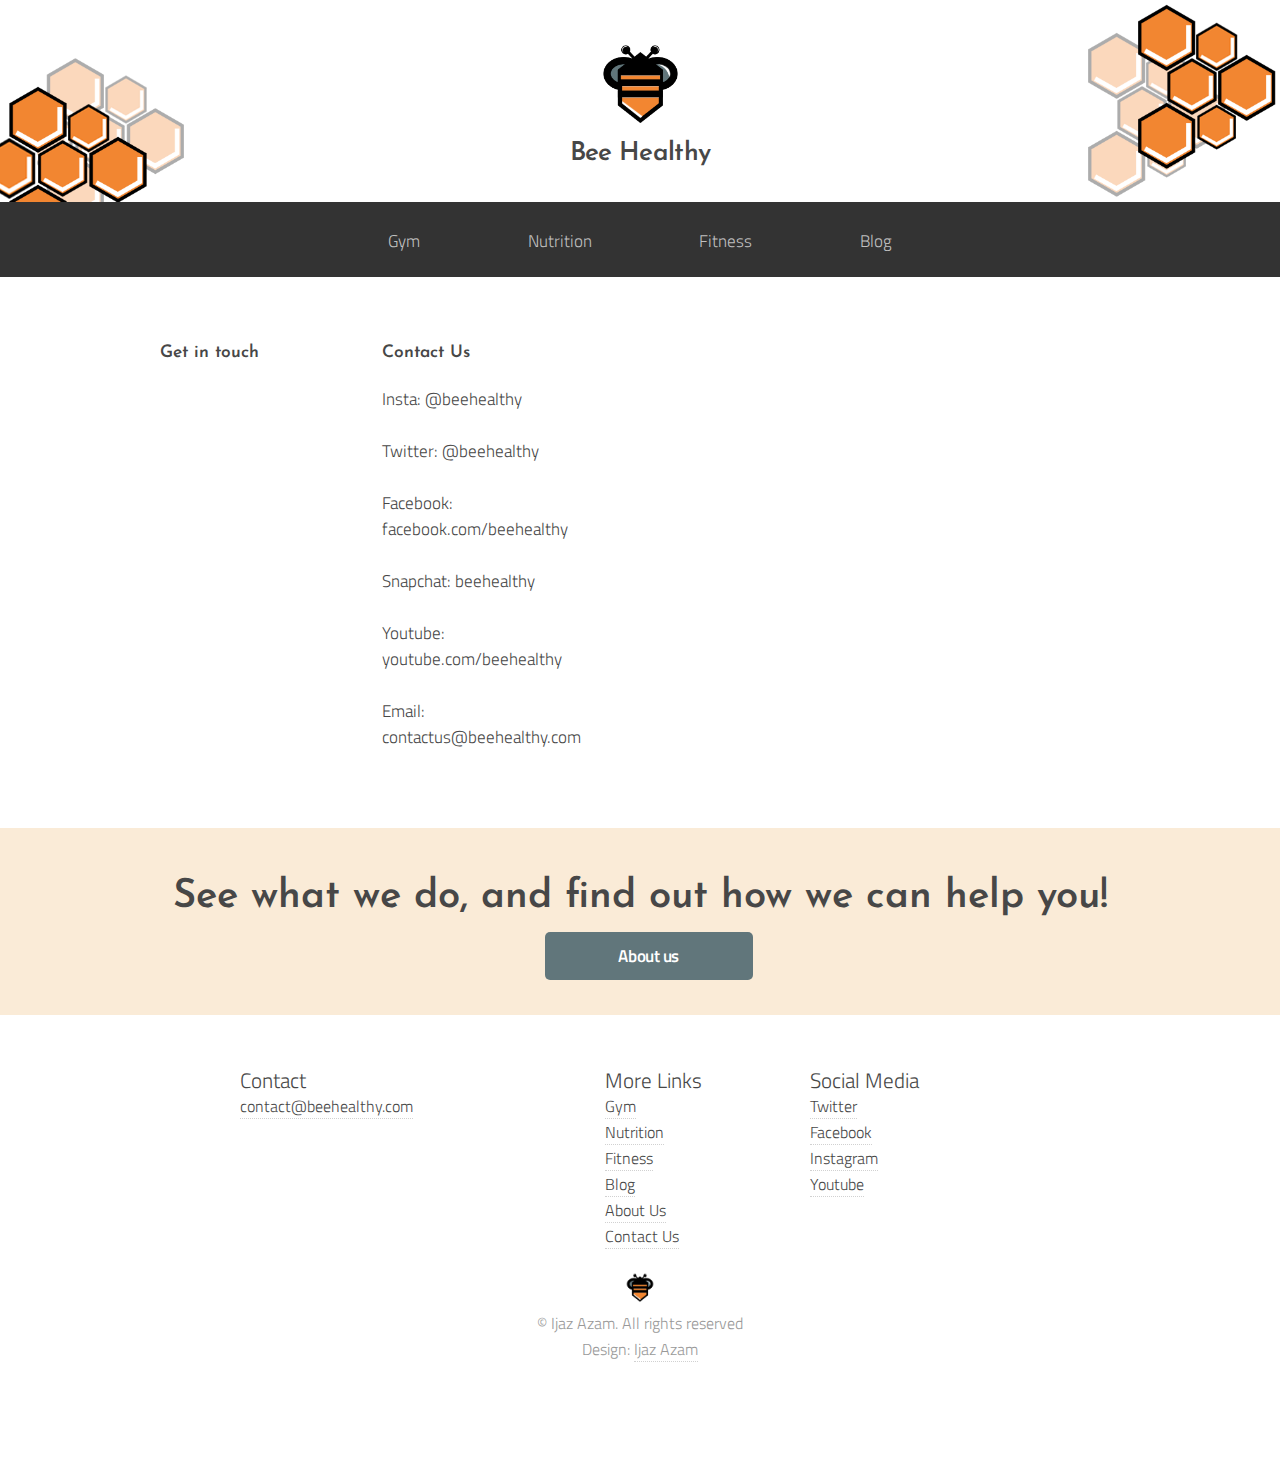
<file: The-Guide/contact_us.html>
<!DOCTYPE HTML>
<!--
	Bee Healthy by Ijaz Azam
-->
<html lang="en">

<head>
    <title>Bee Healthy - Contact Us</title>
    <meta charset="utf-8" />
    <meta name="viewport" content="width=device-width, initial-scale=1" />
<meta name="description" content="Find out how you can get in touch with the Bee healthy team."> 
    <link rel="stylesheet" href="css/main.css" />
    <link href="https://fonts.googleapis.com/css2?family=Josefin+Sans:ital,wght@0,100;0,200;0,300;0,400;0,500;0,600;0,700;1,100;1,200;1,300;1,400;1,500;1,600;1,700&family=Titillium+Web:ital,wght@0,200;0,300;0,400;0,600;0,700;0,900;1,200;1,300;1,400;1,600;1,700&display=swap" rel="stylesheet">
</head>

<body class="is-preload">
    <div id="page-wrapper">

        <!-- Header -->
        <div id="header">
            <!-- Logo -->
            <a href="index.html"><img class="logo" id="logo" src="images/logo.png" alt="logo"></a>
            <h1><a href="index.html">Bee Healthy</a></h1>
            <!-- Nav -->
            <nav id="nav">
                <ul>
                    <li><a href="gym_landing.php">Gym</a></li>
                    <li><a href="nutrition_landing.html">Nutrition</a></li>
                    <li><a href="fitness_landing.html">Fitness</a></li>
                    <li><a href="blog_landing.html">Blog</a></li>
                </ul>
            </nav>
        </div>

        <!-- Posts -->
        <section class="wrapper style1">

            <div class="container">

                <div class="row">
                    <h2>Get in touch</h2>
                    <section class="col-6 col-12-narrower">

                        <div class="box post">
                            <div class="inner">
                                <h2>Contact Us</h2>

                                <p>Insta: @beehealthy</p>
                                <br>
                                <p>Twitter: @beehealthy</p>
                                <br>
                                <p>Facebook: facebook.com/beehealthy</p>
                                <br>
                                <p>Snapchat: beehealthy</p>
                                <br>
                                <p>Youtube: youtube.com/beehealthy</p>
                                <br>
                                <p>Email: contactus@beehealthy.com</p>
                                <br>

                            </div>
                        </div>
                    </section>
                </div>
            </div>
        </section>





        <section id="cta" class="wrapper style3">
            <div class="container">
                <header>
                    <h2>See what we do, and find out how we can help you!</h2>
                    <a href="about_us.html" class="button">About us</a>
                </header>
            </div>
        </section>





        <!-- Footer -->
        <footer>

            <div id="footer">
                <div class="content-column-footer">
                    <div class="content-column__content-footer">


                        <table>
                            <tr>
                                <th>Contact</th>
                                <th>More Links</th>
                                <th>Social Media</th>


                            </tr>

                            <tr>
                                <td><a href="mailto:contact@beehealthy.com">contact@beehealthy.com</a>
                                </td>
                                <td><a href="gym_landing.php">Gym</a></td>
                                <td><a href="http://twitter.com/beehealthy" class="icon brands fa-twitter"><span class="label">Twitter</span></a></td>
                            </tr>

                            <tr>
                                <td>
                                </td>
                                <td><a href="nutrition_landing.html">Nutrition</a></td>
                                <td><a href="http://facebook.com/behealthy" class="icon brands fa-facebook-f"><span class="label">Facebook</span></a></td>
                            </tr>

                            <tr>
                                <td>
                                </td>
                                <td><a href="fitness_landing.html">Fitness</a></td>
                                <td><a href="http://instagram.com/beehealthy" class="icon brands fa-instagram-f"><span class="label">Instagram</span></a></td>
                            </tr>

                            <tr>
                                <td>
                                </td>
                                <td><a href="blog_landing.html">Blog</a></td>
                                <td><a href="http://youtube.com/behealthy" class="icon brands fa-youtube-f"><span class="label">Youtube</span></a></td>
                            </tr>

                            <tr>
                                <td>
                                </td>

                                <td><a href="about_us.html">About Us</a></td>
                                <td>
                                </td>
                            </tr>



                            <tr>
                                <td>
                                </td>
                                <td><a href="contact_us.html">Contact Us</a></td>
                                <td>
                                </td>
                            </tr>



                        </table>
                    </div>
                </div>


                <div class="copyright">
                    <ul class="menu">

                        <li><img src="images/logo.png" alt="logo" style="width: 30px"></li>
                        <li>&copy; Ijaz Azam. All rights reserved</li>
                        <li>Design: <a href="#">Ijaz Azam</a></li>

                    </ul>
                </div>

            </div>



            <section class="content-column-mobile">
                <div class="content-column__content-mobile">
                    <h3>More Links</h3>
                    <ul class="links">
                        <li><a href="gym_landing.php">Gym</a></li>
                        <li><a href="nutrition_landing.html">Nutrition</a></li>
                        <li><a href="fitness_landing.html">Fitness</a></li>
                        <li><a href="blog_landing.html">Blog</a></li>
                        <li><a href="about_us.html">About Us</a></li>
                        <li><a href="contact_us.html">Contact Us</a></li>
                    </ul>
                    <br>
                    <ul class="icons">
                        <li><a href="http://twitter.com/beehealthy" class="icon brands fa-twitter"><span class="label">Twitter</span></a></li>
                        <li><a href="http://facebook.com/behealthy" class="icon brands fa-facebook-f"><span class="label">Facebook</span></a></li>
                        <li><a href="http://instagram.com/beehealthy" class="icon brands fa-instagram-f"><span class="label">Instagram</span></a></li>
                        <li><a href="http://youtube.com/behealthy" class="icon brands fa-youtube-f"><span class="label">Youtube</span></a></li>
                    </ul>
                    <br>

                    <div class="copyright">
                        <ul class="menu">
                            <li><img src="images/logo.png" alt="logo" style="width: 30px"></li>
                            <li>&copy; Ijaz Azam. All rights reserved</li>
                            <li>Design: <a href="#">Ijaz Azam</a></li>
                        </ul>
                    </div>
                </div>
            </section>




        </footer>
    </div>
</body>

</html>
</file>
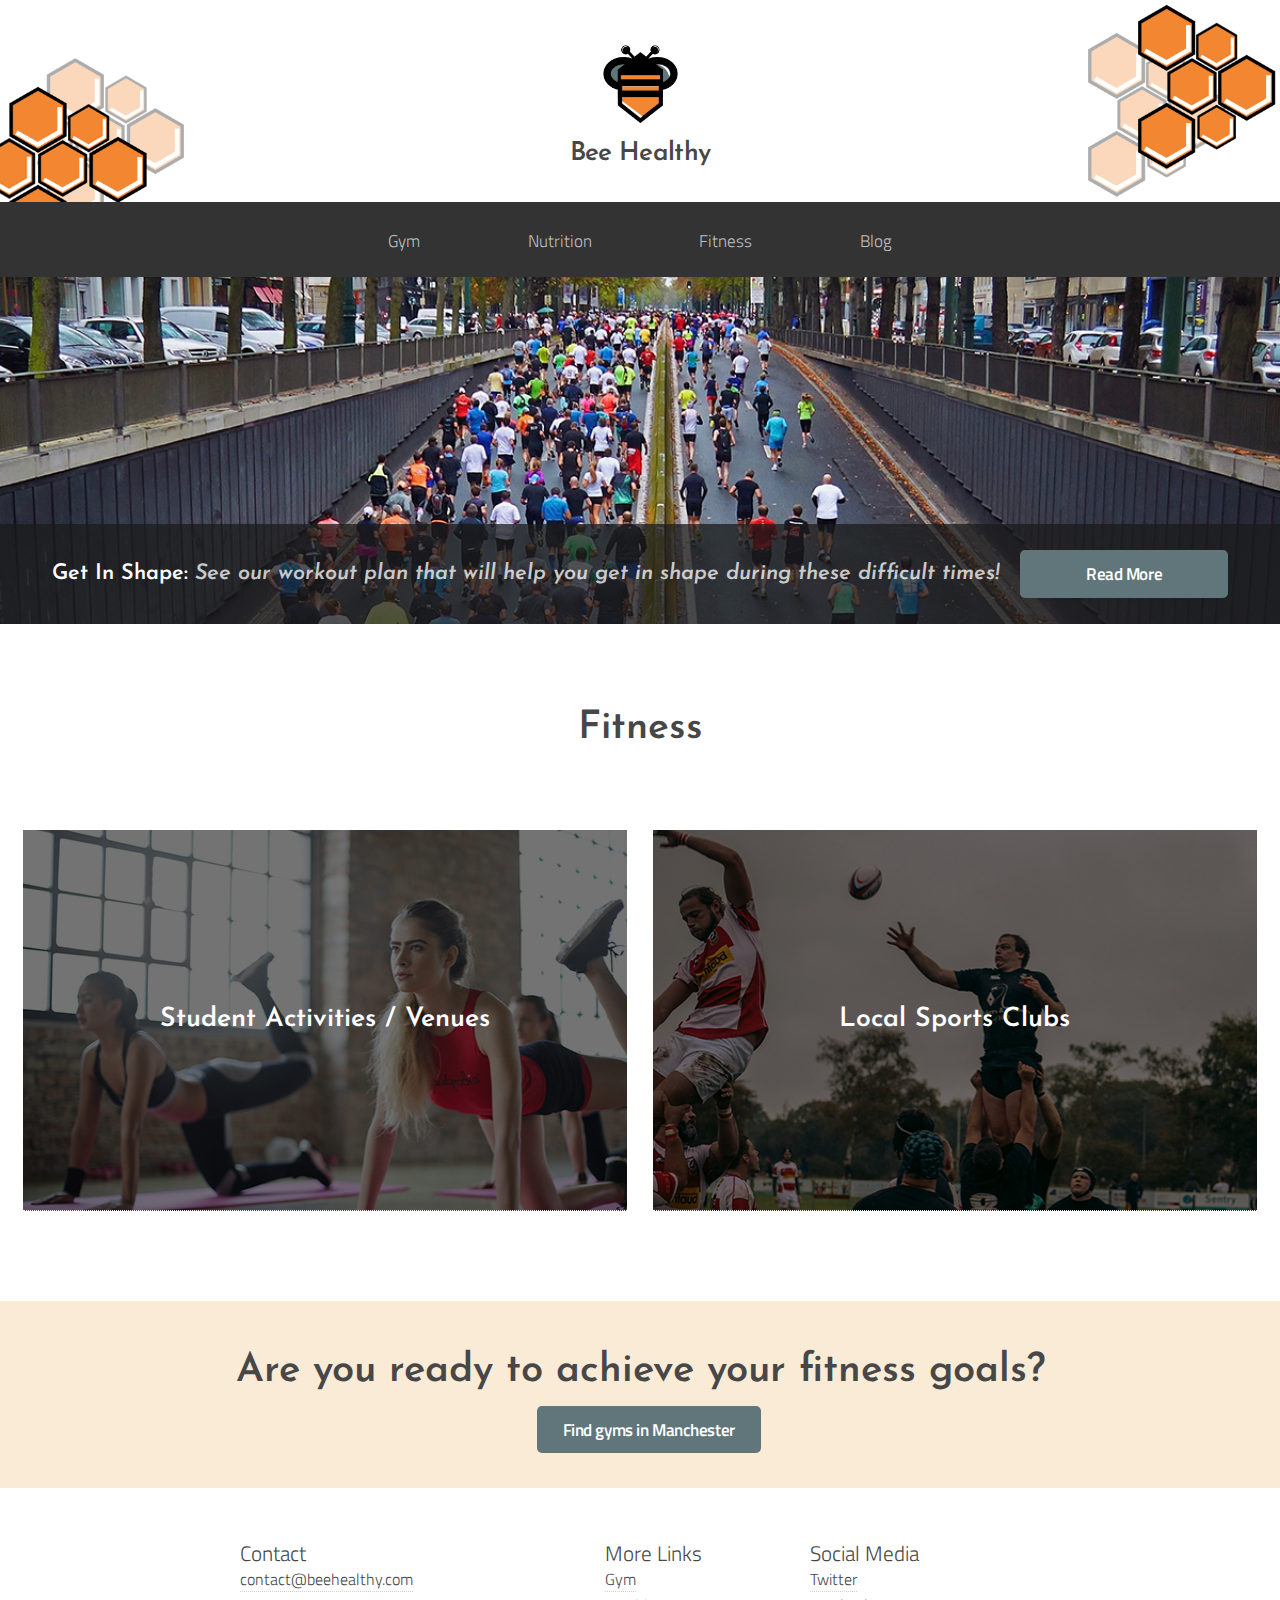
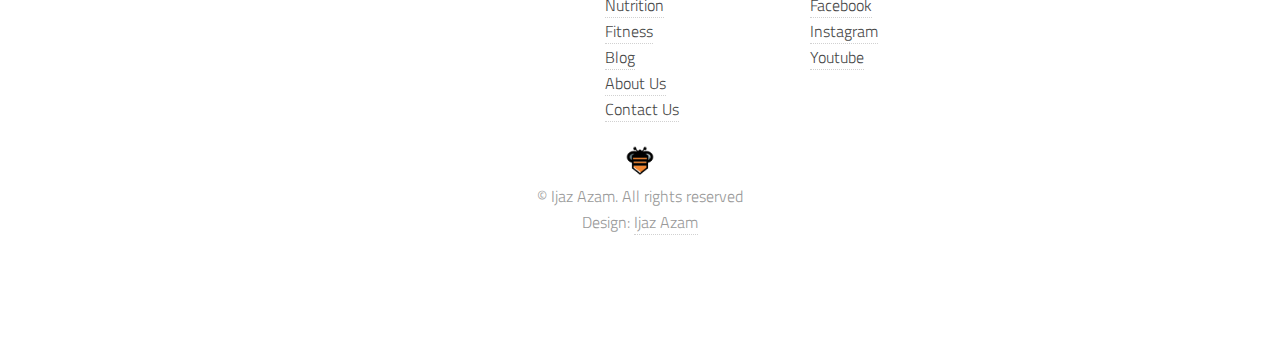
<file: The-Guide/fitness_landing.html>
<!DOCTYPE HTML>

<!--

	Bee Healthy by Ijaz Azam

-->

<html lang="en">

	<head>

		<title>Bee Healthy - Fitness</title>

		<meta charset="utf-8" />

		<meta name="viewport" content="width=device-width, initial-scale=1" />
<meta name="description" content="Page to explore fitness options of activities/venues or clubs.">

		<link rel="stylesheet" href="css/main.css" />

        <link href="https://fonts.googleapis.com/css2?family=Josefin+Sans:ital,wght@0,100;0,200;0,300;0,400;0,500;0,600;0,700;1,100;1,200;1,300;1,400;1,500;1,600;1,700&family=Titillium+Web:ital,wght@0,200;0,300;0,400;0,600;0,700;0,900;1,200;1,300;1,400;1,600;1,700&display=swap" rel="stylesheet">

	</head>

	<body class="is-preload">

		<div id="page-wrapper">



			<!-- Header -->

				<div id="header">

					<!-- Logo -->

                    <a href="index.html" ><img class="logo" id="logo" src="images/logo.png"  alt="logo"></a>

                    <h1><a href="index.html" >Bee Healthy</a></h1>

					<!-- Nav -->

						<nav id="nav">

							<ul>

								<li><a href="gym_landing.php">Gym</a></li>

                                <li><a href="nutrition_landing.html">Nutrition</a></li>

								<li><a href="fitness_landing.html">Fitness</a></li>

								<li><a href="blog_landing.html">Blog</a></li>

							</ul>

						</nav>

				</div>



			<!-- Banner -->

				<section id="banner" class="banner-fitness" aria-label="A large number of people competing in a marathon">

					<header>

						<h2>Get In Shape: <em>See our workout plan that will help you get in shape during these difficult times!</em></h2>

						<a href="blog_page1.html" class="button">Read More</a>

					</header>

				</section>



			<!-- Posts -->

            

            

            

            

            

            <section class="wrapper style2">

					<div class="container">

						<header class="major">

							<h2>Fitness</h2>

                           

						</header>

					</div>

				</section>

            

				<section class="full-click-cards">



    <div class="card-container">

        <div class="fc-card style-1" aria-label="Students performing activities">

            <a href="student-activities.html">

                <h2>Student Activities / Venues</h2>



        

            </a>

        </div>

        <div class="fc-card style-2" aria-label="Rugby Sports Club">

            <a href="sports-clubs.html">

                <h2>Local Sports Clubs</h2>



            </a>

        </div>



    

    </div>

</section>

            

            

            

            <section id="cta" class="wrapper style3">

					<div class="container">

						<header>

							<h2>Are you ready to achieve your fitness goals?</h2>

							<a href="gym_landing.php" class="button">Find gyms in Manchester</a>

						</header>

					</div>

				</section>

            

            



			<!-- Footer -->

				<footer>

            <div id="footer">
                <div class="content-column-footer">
                    <div class="content-column__content-footer">


                        <table>
                            <tr>
                                <th>Contact</th>
                                <th>More Links</th>
                                <th>Social Media</th>


                            </tr>

                            <tr>
                                <td><a href="mailto:contact@beehealthy.com">contact@beehealthy.com</a>
                                </td>
                                <td><a href="gym_landing.php">Gym</a></td>
                                <td><a href="http://twitter.com/beehealthy" class="icon brands fa-twitter"><span class="label">Twitter</span></a></td>
                            </tr>

                            <tr>
                                <td>
                                </td>
                                <td><a href="nutrition_landing.html">Nutrition</a></td>
                                <td><a href="http://facebook.com/behealthy" class="icon brands fa-facebook-f"><span class="label">Facebook</span></a></td>
                            </tr>

                            <tr>
                                <td>
                                </td>
                                <td><a href="fitness_landing.html">Fitness</a></td>
                                <td><a href="http://instagram.com/beehealthy" class="icon brands fa-instagram-f"><span class="label">Instagram</span></a></td>
                            </tr>

                            <tr>
                                <td>
                                </td>
                                <td><a href="blog_landing.html">Blog</a></td>
                                <td><a href="http://youtube.com/behealthy" class="icon brands fa-youtube-f"><span class="label">Youtube</span></a></td>
                            </tr>

                            <tr>
                                <td>
                                </td>

                                <td><a href="about_us.html">About Us</a></td>
                                <td>
                                </td>
                            </tr>



                            <tr>
                                <td>
                                </td>
                                <td><a href="contact_us.html">Contact Us</a></td>
                                <td>
                                </td>
                            </tr>



                        </table>
                    </div>
                </div>


                <div class="copyright">
                    <ul class="menu">

                        <li><img src="images/logo.png" alt="logo" style="width: 30px"></li>
                        <li>&copy; Ijaz Azam. All rights reserved</li>
                        <li>Design: <a href="#">Ijaz Azam</a></li>

                    </ul>
                </div>

            </div>



            <section class="content-column-mobile">
                <div class="content-column__content-mobile">
                    <h3>More Links</h3>
                    <ul class="links">
                        <li><a href="gym_landing.php">Gym</a></li>
                        <li><a href="nutrition_landing.html">Nutrition</a></li>
                        <li><a href="fitness_landing.html">Fitness</a></li>
                        <li><a href="blog_landing.html">Blog</a></li>
                        <li><a href="about_us.html">About Us</a></li>
                        <li><a href="contact_us.html">Contact Us</a></li>
                    </ul>
                    <br>
                    <ul class="icons">
                        <li><a href="http://twitter.com/beehealthy" class="icon brands fa-twitter"><span class="label">Twitter</span></a></li>
                        <li><a href="http://facebook.com/behealthy" class="icon brands fa-facebook-f"><span class="label">Facebook</span></a></li>
                        <li><a href="http://instagram.com/beehealthy" class="icon brands fa-instagram-f"><span class="label">Instagram</span></a></li>
                        <li><a href="http://youtube.com/behealthy" class="icon brands fa-youtube-f"><span class="label">Youtube</span></a></li>
                    </ul>
                    <br>

                    <div class="copyright">
                        <ul class="menu">
                            <li><img src="images/logo.png" alt="logo" style="width: 30px"></li>
                            <li>&copy; Ijaz Azam. All rights reserved</li>
                            <li>Design: <a href="#">Ijaz Azam</a></li>
                        </ul>
                    </div>
                </div>
            </section>




        </footer>

		</div>

	</body>

</html>
</file>
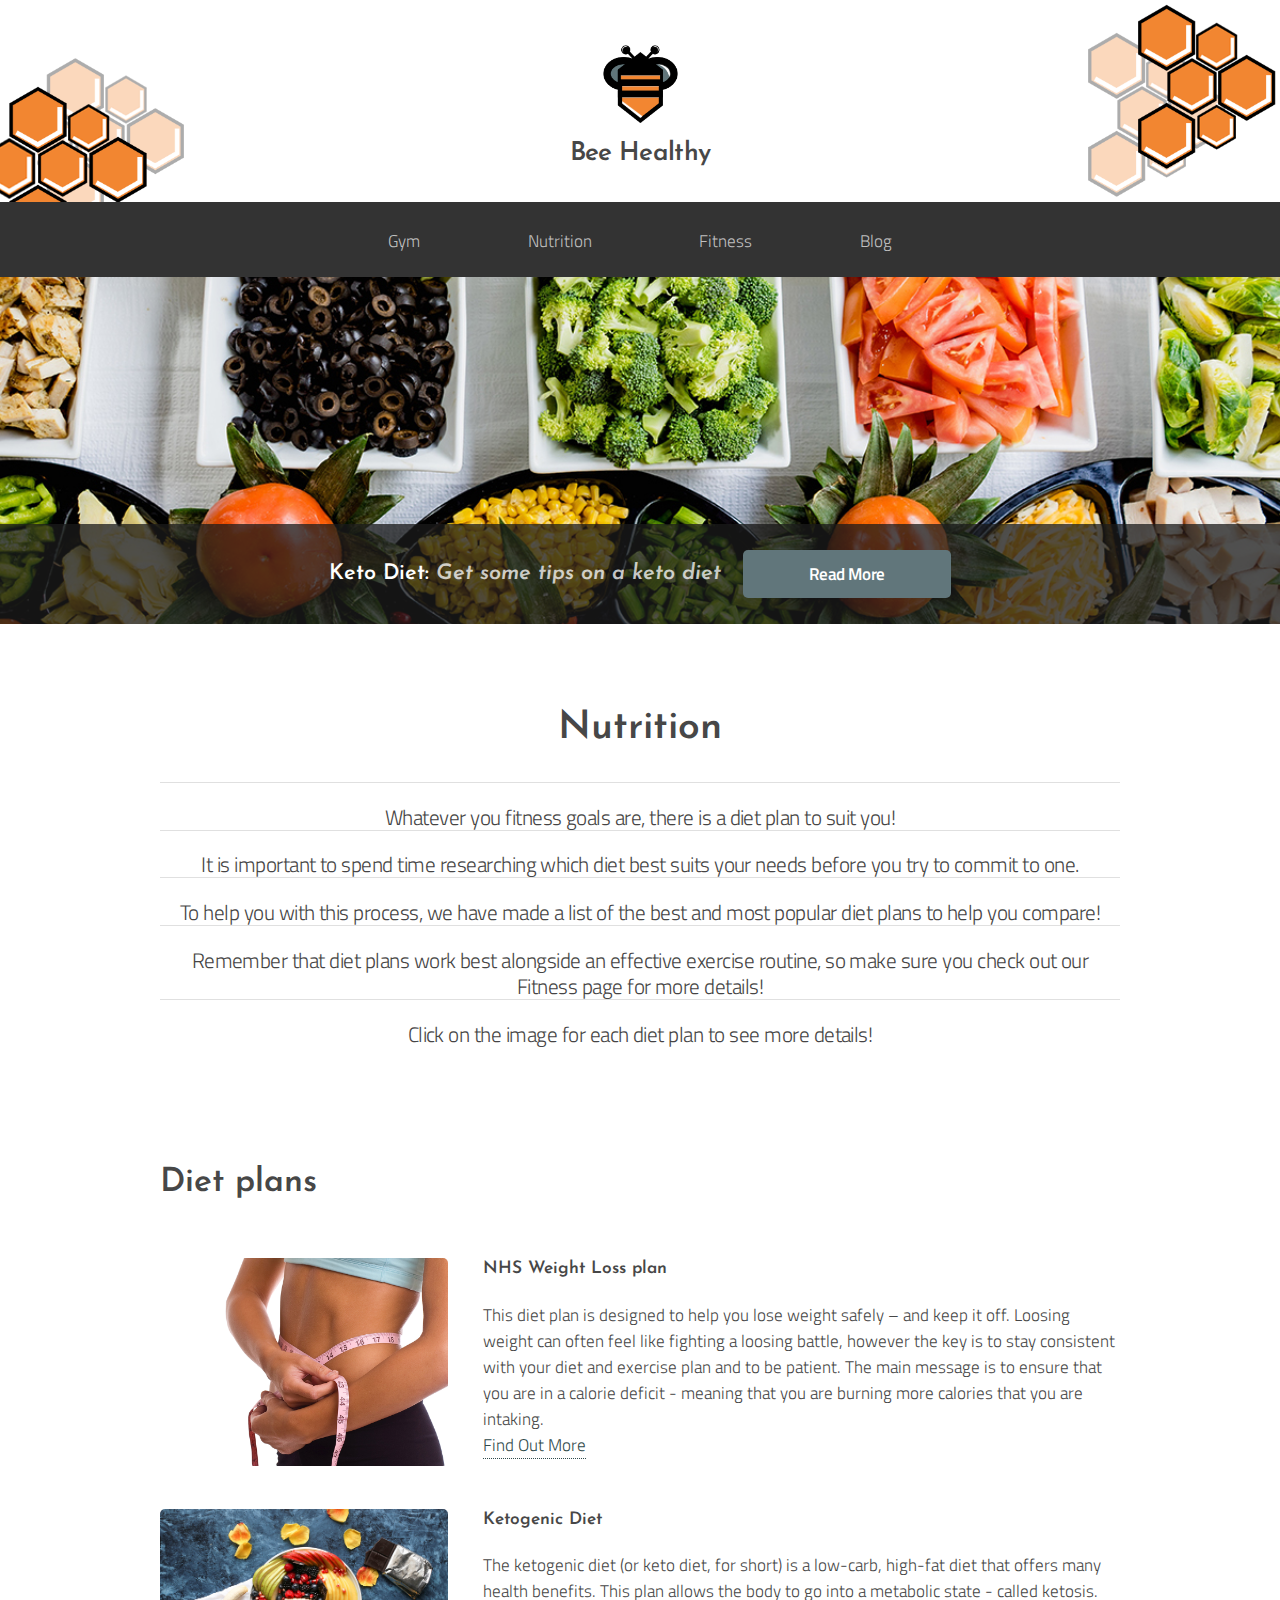
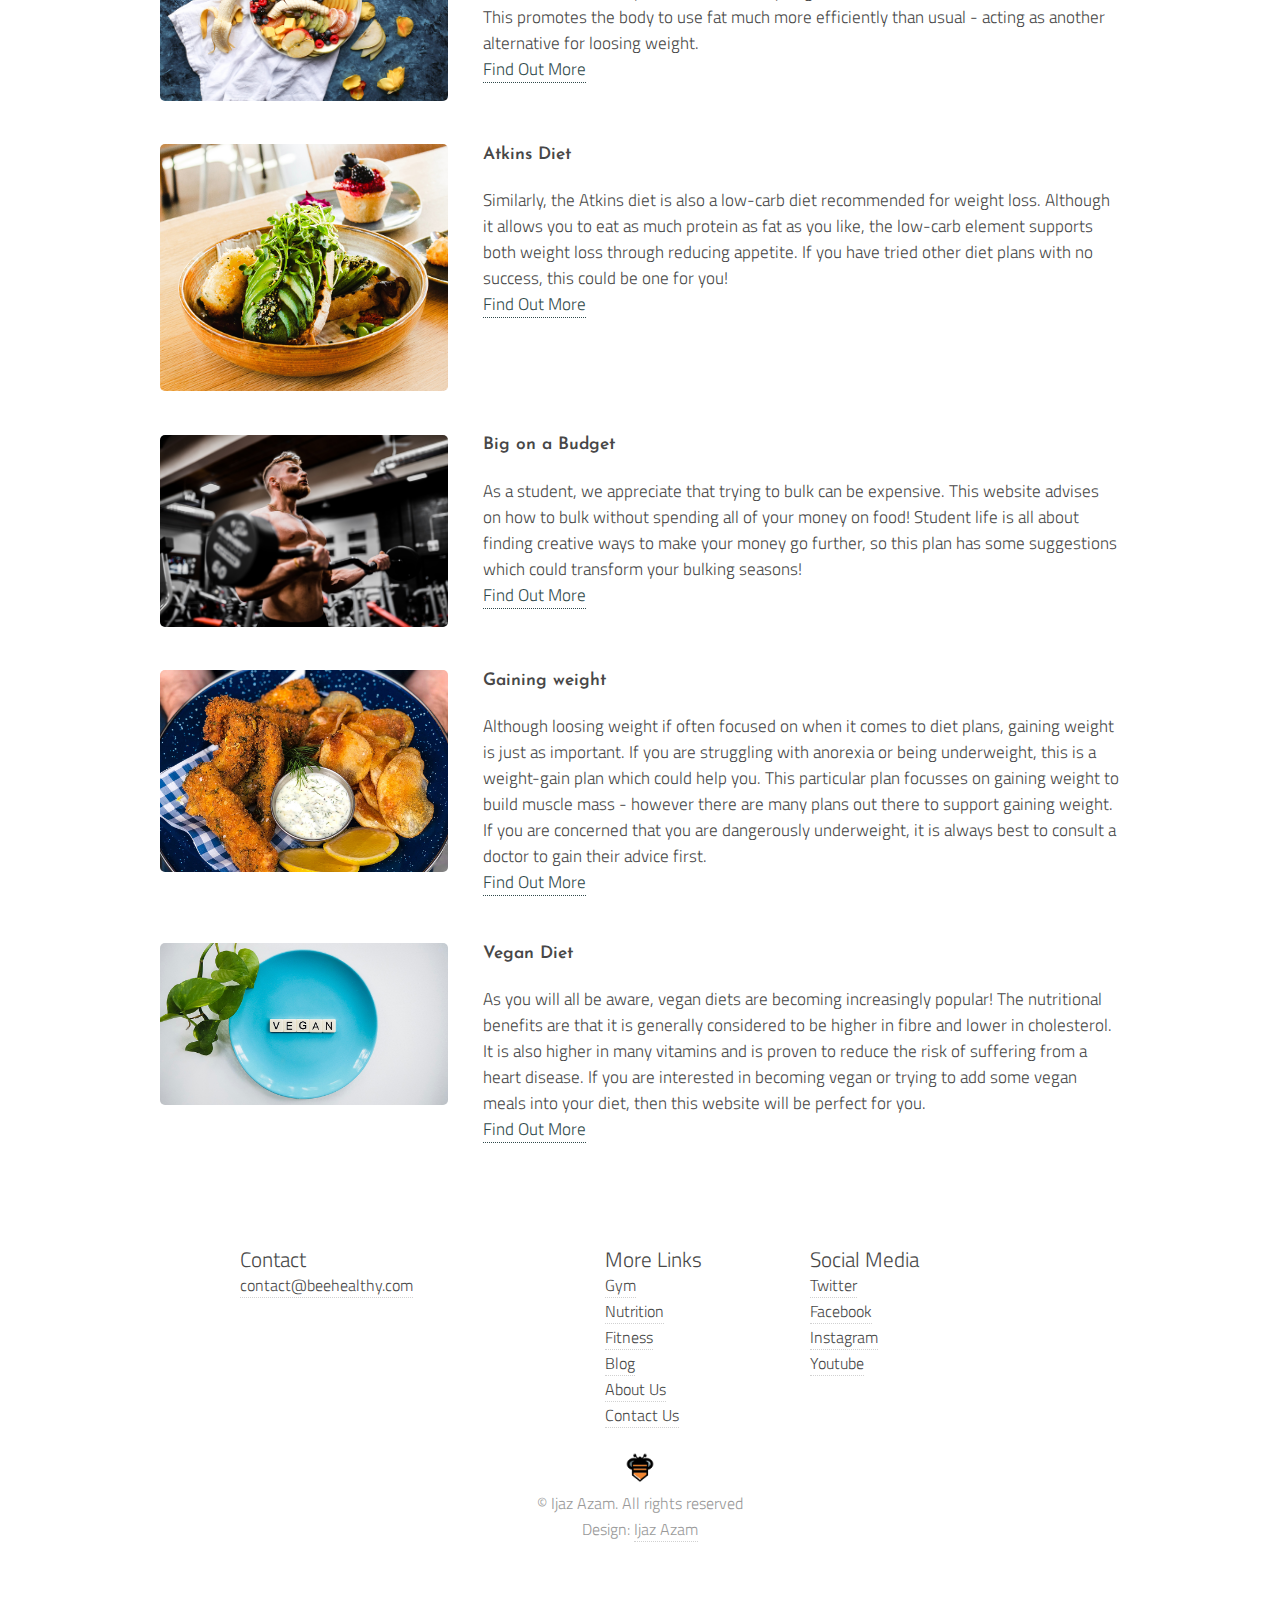
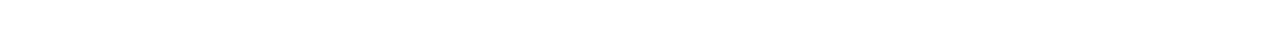
<file: The-Guide/nutrition_landing.html>
<!DOCTYPE HTML>

<!--

	Bee Healthy by Ijaz Azam

-->

<html lang="en">



<head>

    <title>Bee Healthy - Nutrition</title>

    <meta charset="utf-8" />

    <meta name="viewport" content="width=device-width, initial-scale=1" />
<meta name="description" content="Details on nutrition and diet plans for students.">

    <link rel="stylesheet" href="css/main.css" />

    <link href="https://fonts.googleapis.com/css2?family=Josefin+Sans:ital,wght@0,100;0,200;0,300;0,400;0,500;0,600;0,700;1,100;1,200;1,300;1,400;1,500;1,600;1,700&family=Titillium+Web:ital,wght@0,200;0,300;0,400;0,600;0,700;0,900;1,200;1,300;1,400;1,600;1,700&display=swap" rel="stylesheet">

</head>



<body class="is-preload">

    <div id="page-wrapper">



        <!-- Header -->

        <div id="header">

            <!-- Logo -->

            <a href="index.html"><img class="logo" id="logo" src="images/logo.png" alt="logo"></a>

            <h1><a href="index.html">Bee Healthy</a></h1>

            <!-- Nav -->

            <nav id="nav">

                <ul>

                    <li><a href="gym_landing.php">Gym</a></li>

                    <li><a href="nutrition_landing.html">Nutrition</a></li>

                    <li><a href="fitness_landing.html">Fitness</a></li>

                    <li><a href="blog_landing.html">Blog</a></li>

                </ul>

            </nav>

        </div>



        <!-- Banner -->

        <section id="banner" class="banner-nutrition" aria-label="A colourful variety of healthy foods">

            <header>

                <h2>Keto Diet: <em>Get some tips on a keto diet</em></h2>

                <a href="https://www.healthline.com/nutrition/ketogenic-diet-101" class="button">Read More</a>

            </header>

        </section>



        <!-- Introduction-->





        <!-- Posts -->

        <section class="wrapper style2">

            <div class="container">

                <header class="major">

                    <h2>Nutrition</h2>

                    <p>Whatever you fitness goals are, there is a diet plan to suit you!</p>

                    <p>It is important to spend time researching which diet best suits your needs before you try to commit to one.</p>

                    <p>To help you with this process, we have made a list of the best and most popular diet plans to help you compare!</p>

                    <p>Remember that diet plans work best alongside an effective exercise routine, so make sure you check out our Fitness page for more details!</p>

                    <p> Click on the image for each diet plan to see more details!</p>

                </header>

            </div>

        </section>





        <section class="wrapper style1">



            <div class="container">



                <h2 style="font-size: 25pt">Diet plans</h2>

                <div class="row">

                    <section class="col-6 col-12-narrower">

                        <div class="box post">



                            <a href="https://www.nhs.uk/live-well/healthy-weight/start-the-nhs-weight-loss-plan/" class="image left"><img src="images/weight_loss.jpg" alt="person measuring their waist" /></a>

                            <div class="inner">

                                <h3>NHS Weight Loss plan</h3>

                                <p>This diet plan is designed to help you lose weight safely – and keep it off. Loosing weight can often feel like fighting a loosing battle, however the key is to stay consistent with your diet and exercise plan and to be patient. The main message is to ensure that you are in a calorie deficit - meaning that you are burning more calories that you are intaking.</p>
<a href="https://www.nhs.uk/live-well/healthy-weight/start-the-nhs-weight-loss-plan/"> Find Out More</a>
                            
</div>

                        </div>

                    </section>

                    <section class="col-6 col-12-narrower">

                        <div class="box post">

                            <a href="https://www.healthline.com/nutrition/ketogenic-diet-101" class="image left"><img src="images/keto_diet.jpg" alt="ketogenic meal" /></a>

                            <div class="inner">

                                <h3>Ketogenic Diet</h3>

                                <p>The ketogenic diet (or keto diet, for short) is a low-carb, high-fat diet that offers many health benefits. This plan allows the body to go into a metabolic state - called ketosis. This promotes the body to use fat much more efficiently than usual - acting as another alternative for loosing weight.</p>
<a href="https://www.healthline.com/nutrition/ketogenic-diet-101"> Find Out More</a>
                            
</div>

                        </div>

                    </section>

                </div>

                <div class="row">

                    <section class="col-6 col-12-narrower">

                        <div class="box post">

                            <a href="https://uk.atkins.com" class="image left"><img src="images/atkins_diet.jpg" alt="atkins diet meal" /></a>

                            <div class="inner">

                                <h3>Atkins Diet</h3>

                                <p>Similarly, the Atkins diet is also a low-carb diet recommended for weight loss. Although it allows you to eat as much protein as fat as you like, the low-carb element supports both weight loss through reducing appetite. If you have tried other diet plans with no success, this could be one for you!</p>

                             <a href="https://uk.atkins.com"> Find Out More</a></div>

                        </div>

                    </section>

                    <section class="col-6 col-12-narrower">

                        <div class="box post">

                            <a href="https://www.bodybuilding.com/content/big-on-a-budget-food-shopping-like-animal-with-frank-mcgrath.html" class="image left"><img src="images/big_on_a_budget.jpg" alt="person lifting weights at a gym" /></a>

                            <div class="inner">

                                <h3>Big on a Budget</h3>

                                <p>As a student, we appreciate that trying to bulk can be expensive. This website advises on how to bulk without spending all of your money on food! Student life is all about finding creative ways to make your money go further, so this plan has some suggestions which could transform your bulking seasons!</p>

                            <a href="https://www.bodybuilding.com/content/big-on-a-budget-food-shopping-like-animal-with-frank-mcgrath.html"> Find Out More</a></div>

                        </div>

                    </section>

                    <section class="col-6 col-12-narrower">

                        <div class="box post">

                            <a href="https://stronglifts.com/gain-weight/#gref" class="image left"><img src="images/weight_gain.jpg" alt="healhty meal to gain weight" /></a>

                            <div class="inner">

                                <h3>Gaining weight</h3>

                                <p>Although loosing weight if often focused on when it comes to diet plans, gaining weight is just as important. If you are struggling with anorexia or being underweight, this is a weight-gain plan which could help you. This particular plan focusses on gaining weight to build muscle mass - however there are many plans out there to support gaining weight. If you are concerned that you are dangerously underweight, it is always best to consult a doctor to gain their advice first.</p>

                           <a href="https://stronglifts.com/gain-weight/#gref"> Find Out More</a> </div>

                        </div>

                    </section>

                    <section class="col-6 col-12-narrower">

                        <div class="box post">

                            <a href="https://www.nhs.uk/live-well/eat-well/the-vegan-diet/" class="image left"><img src="images/vegan_diet.jpg" alt="plate with a vegan label in the middle" /></a>

                            <div class="inner">

                                <h3>Vegan Diet</h3>

                                <p>As you will all be aware, vegan diets are becoming increasingly popular! The nutritional benefits are that it is generally considered to be higher in fibre and lower in cholesterol. It is also higher in many vitamins and is proven to reduce the risk of suffering from a heart disease. If you are interested in becoming vegan or trying to add some vegan meals into your diet, then this website will be perfect for you.</p>

                           <a href="https://www.nhs.uk/live-well/eat-well/the-vegan-diet/"> Find Out More</a></div>

                        </div>

                    </section>



                </div>

            </div>

        </section>



        <!-- Footer -->

        <footer>

            <div id="footer">
                <div class="content-column-footer">
                    <div class="content-column__content-footer">


                        <table>
                            <tr>
                                <th>Contact</th>
                                <th>More Links</th>
                                <th>Social Media</th>


                            </tr>

                            <tr>
                                <td><a href="mailto:contact@beehealthy.com">contact@beehealthy.com</a>
                                </td>
                                <td><a href="gym_landing.php">Gym</a></td>
                                <td><a href="http://twitter.com/beehealthy" class="icon brands fa-twitter"><span class="label">Twitter</span></a></td>
                            </tr>

                            <tr>
                                <td>
                                </td>
                                <td><a href="nutrition_landing.html">Nutrition</a></td>
                                <td><a href="http://facebook.com/behealthy" class="icon brands fa-facebook-f"><span class="label">Facebook</span></a></td>
                            </tr>

                            <tr>
                                <td>
                                </td>
                                <td><a href="fitness_landing.html">Fitness</a></td>
                                <td><a href="http://instagram.com/beehealthy" class="icon brands fa-instagram-f"><span class="label">Instagram</span></a></td>
                            </tr>

                            <tr>
                                <td>
                                </td>
                                <td><a href="blog_landing.html">Blog</a></td>
                                <td><a href="http://youtube.com/behealthy" class="icon brands fa-youtube-f"><span class="label">Youtube</span></a></td>
                            </tr>

                            <tr>
                                <td>
                                </td>

                                <td><a href="about_us.html">About Us</a></td>
                                <td>
                                </td>
                            </tr>



                            <tr>
                                <td>
                                </td>
                                <td><a href="contact_us.html">Contact Us</a></td>
                                <td>
                                </td>
                            </tr>



                        </table>
                    </div>
                </div>


                <div class="copyright">
                    <ul class="menu">

                        <li><img src="images/logo.png" alt="logo" style="width: 30px"></li>
                        <li>&copy; Ijaz Azam. All rights reserved</li>
                        <li>Design: <a href="#">Ijaz Azam</a></li>

                    </ul>
                </div>

            </div>



            <section class="content-column-mobile">
                <div class="content-column__content-mobile">
                    <h3>More Links</h3>
                    <ul class="links">
                        <li><a href="gym_landing.php">Gym</a></li>
                        <li><a href="nutrition_landing.html">Nutrition</a></li>
                        <li><a href="fitness_landing.html">Fitness</a></li>
                        <li><a href="blog_landing.html">Blog</a></li>
                        <li><a href="about_us.html">About Us</a></li>
                        <li><a href="contact_us.html">Contact Us</a></li>
                    </ul>
                    <br>
                    <ul class="icons">
                        <li><a href="http://twitter.com/beehealthy" class="icon brands fa-twitter"><span class="label">Twitter</span></a></li>
                        <li><a href="http://facebook.com/behealthy" class="icon brands fa-facebook-f"><span class="label">Facebook</span></a></li>
                        <li><a href="http://instagram.com/beehealthy" class="icon brands fa-instagram-f"><span class="label">Instagram</span></a></li>
                        <li><a href="http://youtube.com/behealthy" class="icon brands fa-youtube-f"><span class="label">Youtube</span></a></li>
                    </ul>
                    <br>

                    <div class="copyright">
                        <ul class="menu">
                            <li><img src="images/logo.png" alt="logo" style="width: 30px"></li>
                            <li>&copy; Ijaz Azam. All rights reserved</li>
                            <li>Design: <a href="#">Ijaz Azam</a></li>
                        </ul>
                    </div>
                </div>
            </section>




        </footer>

    </div>

</body>



</html>
</file>
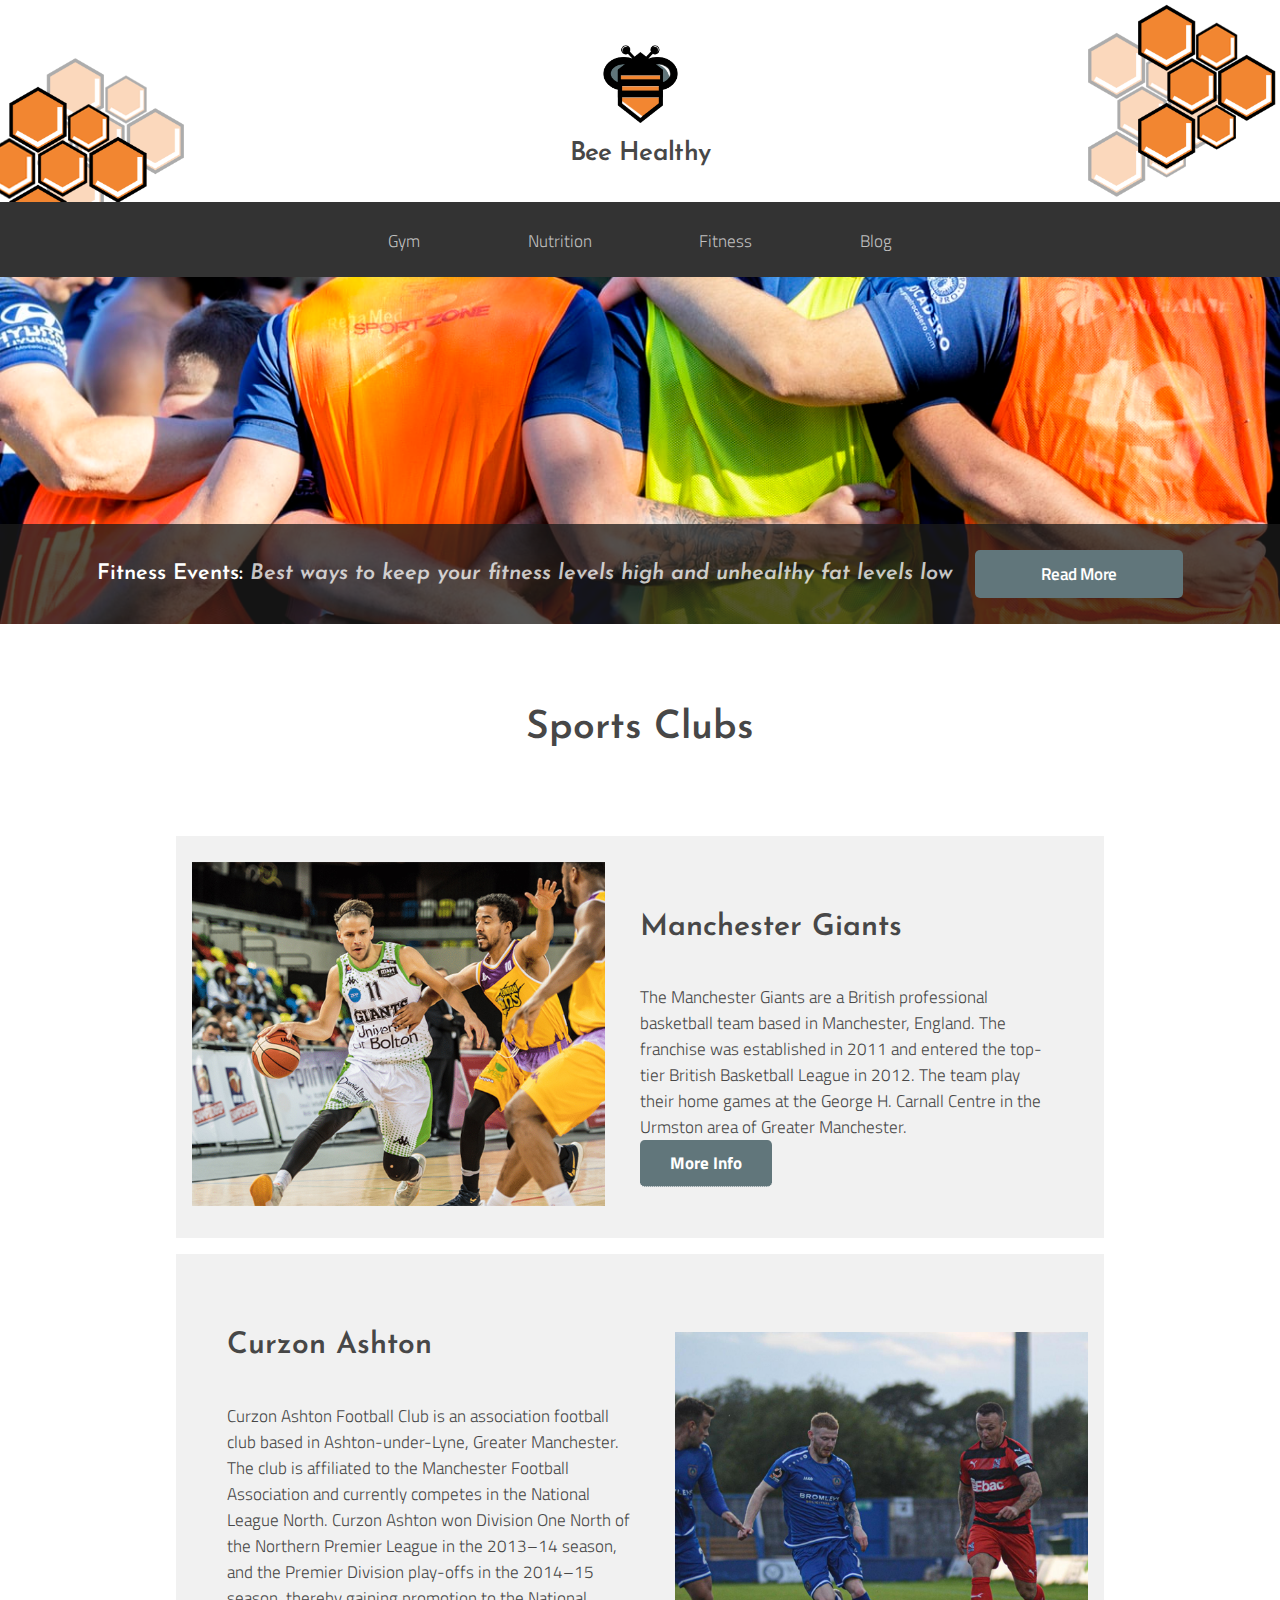
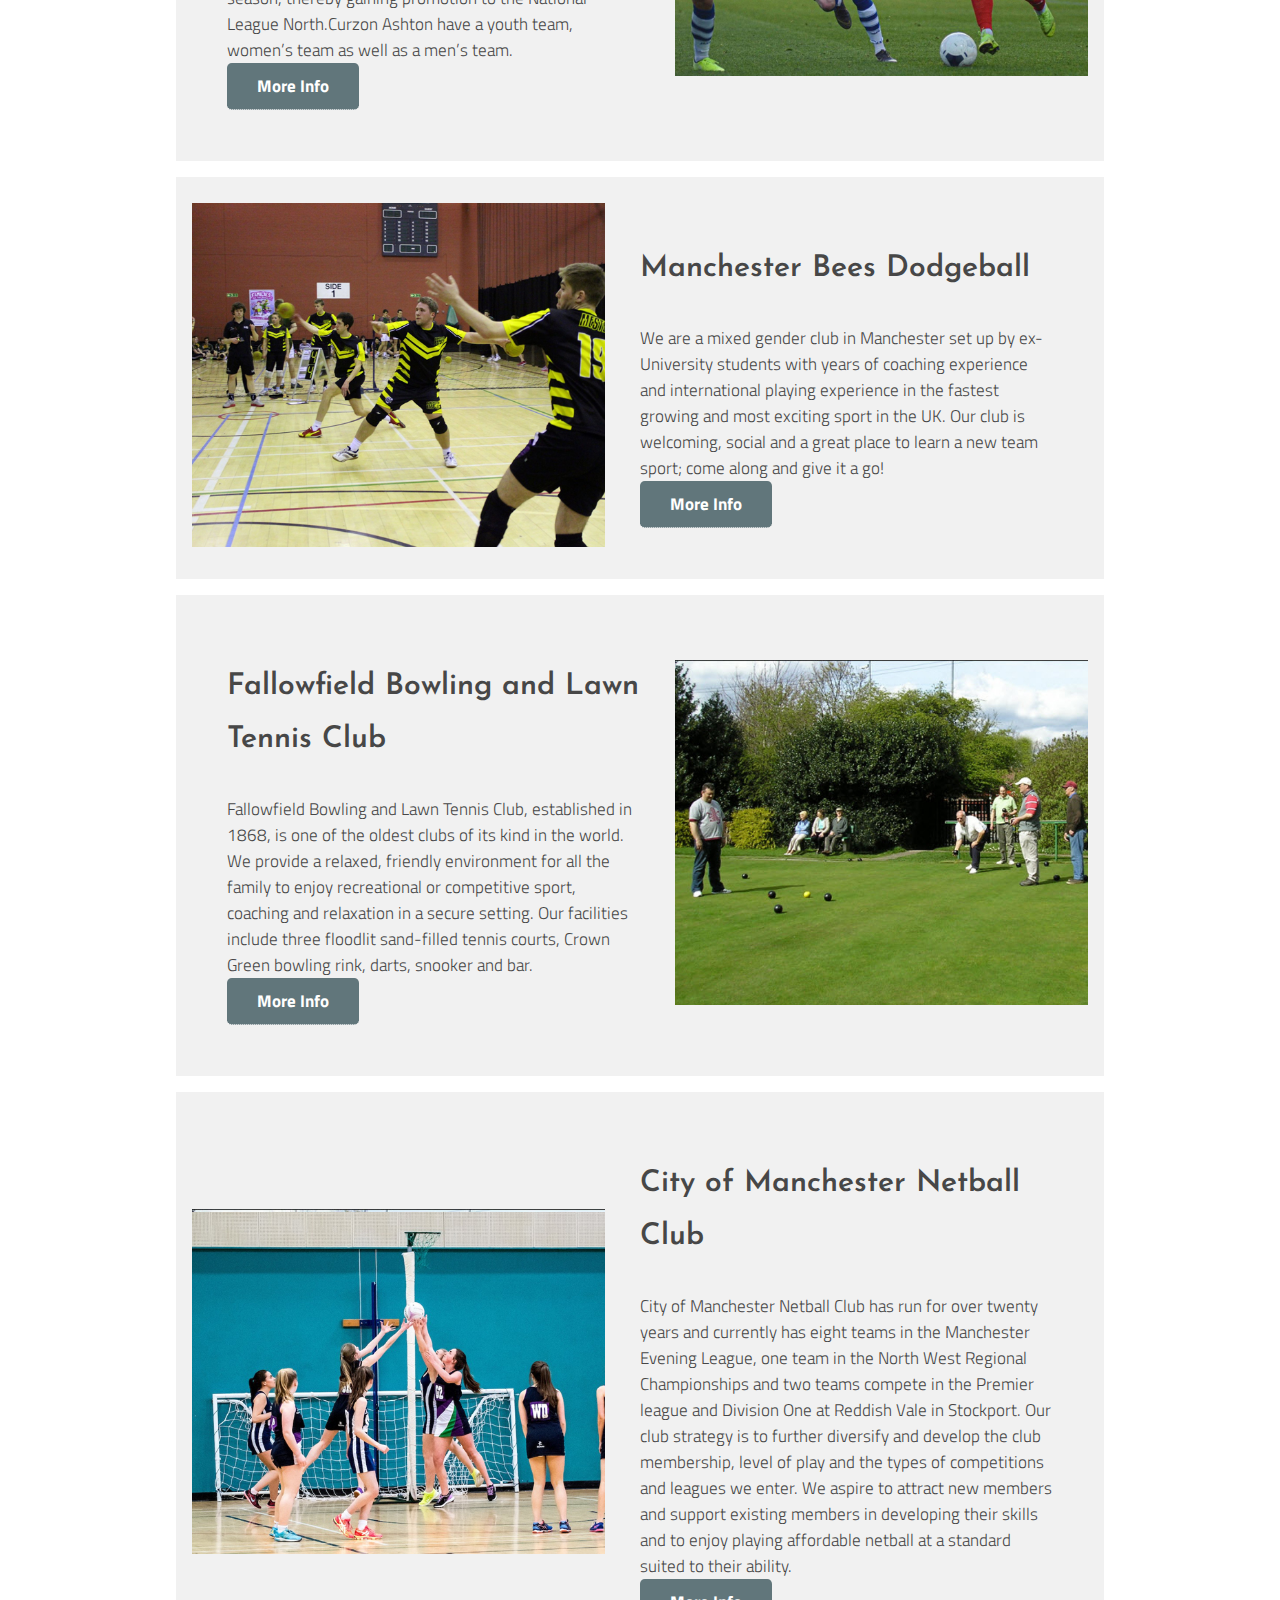
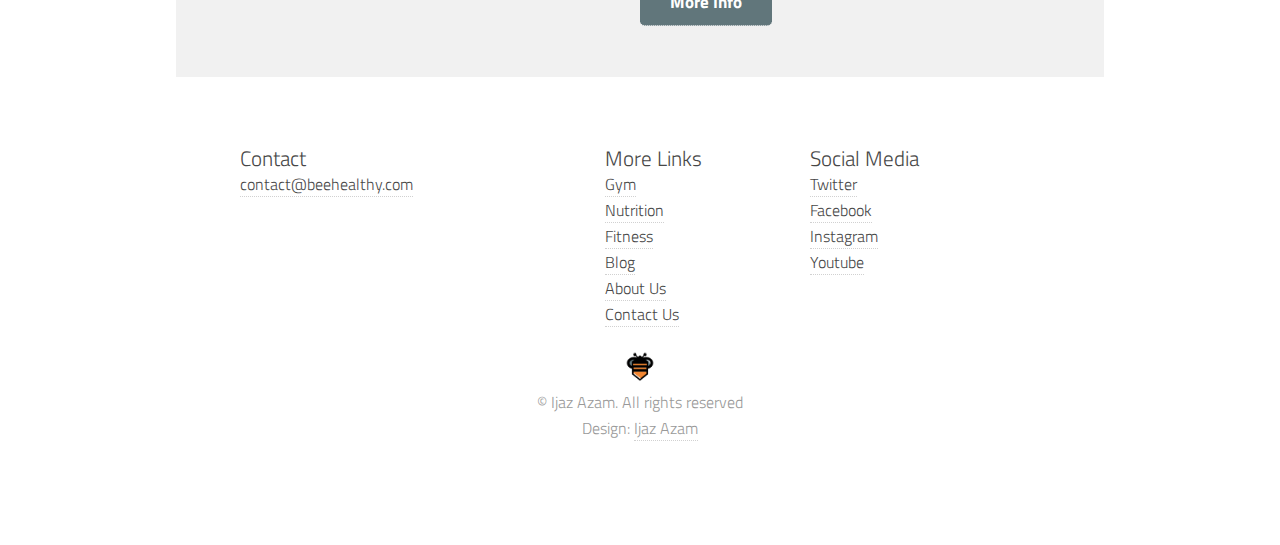
<file: The-Guide/sports-clubs.html>
<!DOCTYPE HTML>

<!--

	Bee Healthy by Ijaz Azam

-->

<html lang="en">



<head>

    <title>Bee Healthy - Sports Clubs</title>

    <meta charset="utf-8" />

    <meta name="viewport" content="width=device-width, initial-scale=1" />
<meta name="description" content="Find out about some of the local sports clubs around Manchester."> 

    <link rel="stylesheet" href="css/main.css" />

    <link href="https://fonts.googleapis.com/css2?family=Josefin+Sans:ital,wght@0,100;0,200;0,300;0,400;0,500;0,600;0,700;1,100;1,200;1,300;1,400;1,500;1,600;1,700&family=Titillium+Web:ital,wght@0,200;0,300;0,400;0,600;0,700;0,900;1,200;1,300;1,400;1,600;1,700&display=swap" rel="stylesheet">

</head>



<body class="is-preload">

    <div id="page-wrapper">



        <!-- Header -->

        <div id="header">

            <!-- Logo -->

            <a href="index.html" style=" border: 0; "><img class="logo" id="logo" src="images/logo.png" alt="logo"></a>

            <h1><a href="index.html">Bee Healthy</a></h1>

            <!-- Nav -->

            <nav id="nav">

                <ul>

                    <li><a href="gym_landing.php">Gym</a></li>

                    <li><a href="nutrition_landing.html">Nutrition</a></li>

                    <li><a href="fitness_landing.html">Fitness</a></li>

                    <li><a href="blog_landing.html">Blog</a></li>

                </ul>

            </nav>

        </div>



        <!-- Banner -->

        <section id="banner" class="banner-sportsclub" aria-label="Team celebrating together">

            <header>

                <h2>Fitness Events: <em>Best ways to keep your fitness levels high and unhealthy fat levels low</em></h2>

                <a href="nutrition_landing.html" class="button">Read More</a>

            </header>

        </section>



        <!-- Posts -->







        <section class="wrapper style2">

            <div class="container">

                <header class="major">

                    <h2>Sports Clubs</h2>



                </header>

            </div>

        </section>









        <section class="text-image right">

            <div class="text-image__container1">

                <div class="text-image__text">

                    <img src="images/ManchesterGiants.jpg" class="responsive" alt="Manchester Giants">

                </div>

                <div class="text-image__content">

                    <h2>Manchester Giants</h2>



                    <p>The Manchester Giants are a British professional basketball team based in Manchester, England. The franchise was established in 2011 and entered the top-tier British Basketball League in 2012. The team play their home games at the George H. Carnall Centre in the Urmston area of Greater Manchester.</p>

                    <a href="https://www.manchestergiants.com/">More Info</a>

                </div>

            </div>



        </section>



        <section class="text-image left">

            <div class="text-image__container1">

                <div class="text-image__text">

                    <img src="images/Curzon.jpg" class="responsive" alt="Curzon Ashton FC">

                </div>

                <div class="text-image__content">

                    <h2>Curzon Ashton</h2>



                    <p>Curzon Ashton Football Club is an association football club based in Ashton-under-Lyne, Greater Manchester. The club is affiliated to the Manchester Football Association and currently competes in the National League North. Curzon Ashton won Division One North of the Northern Premier League in the 2013–14 season, and the Premier Division play-offs in the 2014–15 season, thereby gaining promotion to the National League North.Curzon Ashton have a youth team, women’s team as well as a men’s team.</p>

                    <a href="https://www.curzon-ashton.co.uk/">More Info</a>

                </div>

            </div>



        </section>





        <section class="text-image right">

            <div class="text-image__container1">

                <div class="text-image__text">

                    <img src="images/BeesDodgeball.jpg" class="responsive" alt="Manchester Bees Dodgeball">

                </div>

                <div class="text-image__content">

                    <h2>Manchester Bees Dodgeball</h2>



                    <p>We are a mixed gender club in Manchester set up by ex-University students with years of coaching experience and international playing experience in the fastest growing and most exciting sport in the UK. Our club is welcoming, social and a great place to learn a new team sport; come along and give it a go!</p>

                    <a href="https://manchesterbees.co.uk/">More Info</a>

                </div>

            </div>



        </section>



        <section class="text-image left">

            <div class="text-image__container1">

                <div class="text-image__text">

                    <img src="images/FallowBowling.jpg" class="responsive" alt="Fallowfield Bowling and Lawn Tennis Club">

                </div>

                <div class="text-image__content">

                    <h2>Fallowfield Bowling and Lawn Tennis Club</h2>



                    <p>Fallowfield Bowling and Lawn Tennis Club, established in 1868, is one of the oldest clubs of its kind in the world. We provide a relaxed, friendly environment for all the family to enjoy recreational or competitive sport, coaching and relaxation in a secure setting.

                        Our facilities include three floodlit sand-filled tennis courts, Crown Green bowling rink, darts, snooker and bar.

                    </p>

                    <a href="https://www.fallowfieldbowlingandlawntennisclub.co.uk/">More Info</a>

                </div>

            </div>



        </section>



        <section class="text-image right">

            <div class="text-image__container1">

                <div class="text-image__text">

                    <img src="images/NetballClub.jpg" class="responsive" alt="City of Manchester Netball Club">

                </div>

                <div class="text-image__content">

                    <h2>City of Manchester Netball Club</h2>



                    <p>City of Manchester Netball Club has run for over twenty years and currently has eight teams in the Manchester Evening League, one team in the North West Regional Championships and two teams compete in the Premier league and Division One at Reddish Vale in Stockport. Our club strategy is to further diversify and develop the club membership, level of play and the types of competitions and leagues we enter. We aspire to attract new members and support existing members in developing their skills and to enjoy playing affordable netball at a standard suited to their ability.</p>

                    <a href="https://www.cityofmanchesternetball.co.uk/">More Info</a>

                </div>

            </div>



        </section>





















        <!-- Footer -->

        <footer>

            <div id="footer">
                <div class="content-column-footer">
                    <div class="content-column__content-footer">


                        <table>
                            <tr>
                                <th>Contact</th>
                                <th>More Links</th>
                                <th>Social Media</th>


                            </tr>

                            <tr>
                                <td><a href="mailto:contact@beehealthy.com">contact@beehealthy.com</a>
                                </td>
                                <td><a href="gym_landing.php">Gym</a></td>
                                <td><a href="http://twitter.com/beehealthy" class="icon brands fa-twitter"><span class="label">Twitter</span></a></td>
                            </tr>

                            <tr>
                                <td>
                                </td>
                                <td><a href="nutrition_landing.html">Nutrition</a></td>
                                <td><a href="http://facebook.com/behealthy" class="icon brands fa-facebook-f"><span class="label">Facebook</span></a></td>
                            </tr>

                            <tr>
                                <td>
                                </td>
                                <td><a href="fitness_landing.html">Fitness</a></td>
                                <td><a href="http://instagram.com/beehealthy" class="icon brands fa-instagram-f"><span class="label">Instagram</span></a></td>
                            </tr>

                            <tr>
                                <td>
                                </td>
                                <td><a href="blog_landing.html">Blog</a></td>
                                <td><a href="http://youtube.com/behealthy" class="icon brands fa-youtube-f"><span class="label">Youtube</span></a></td>
                            </tr>

                            <tr>
                                <td>
                                </td>

                                <td><a href="about_us.html">About Us</a></td>
                                <td>
                                </td>
                            </tr>



                            <tr>
                                <td>
                                </td>
                                <td><a href="contact_us.html">Contact Us</a></td>
                                <td>
                                </td>
                            </tr>



                        </table>
                    </div>
                </div>


                <div class="copyright">
                    <ul class="menu">

                        <li><img src="images/logo.png" alt="logo" style="width: 30px"></li>
                        <li>&copy; Ijaz Azam. All rights reserved</li>
                        <li>Design: <a href="#">Ijaz Azam</a></li>

                    </ul>
                </div>

            </div>



            <section class="content-column-mobile">
                <div class="content-column__content-mobile">
                    <h3>More Links</h3>
                    <ul class="links">
                        <li><a href="gym_landing.php">Gym</a></li>
                        <li><a href="nutrition_landing.html">Nutrition</a></li>
                        <li><a href="fitness_landing.html">Fitness</a></li>
                        <li><a href="blog_landing.html">Blog</a></li>
                        <li><a href="about_us.html">About Us</a></li>
                        <li><a href="contact_us.html">Contact Us</a></li>
                    </ul>
                    <br>
                    <ul class="icons">
                        <li><a href="http://twitter.com/beehealthy" class="icon brands fa-twitter"><span class="label">Twitter</span></a></li>
                        <li><a href="http://facebook.com/behealthy" class="icon brands fa-facebook-f"><span class="label">Facebook</span></a></li>
                        <li><a href="http://instagram.com/beehealthy" class="icon brands fa-instagram-f"><span class="label">Instagram</span></a></li>
                        <li><a href="http://youtube.com/behealthy" class="icon brands fa-youtube-f"><span class="label">Youtube</span></a></li>
                    </ul>
                    <br>

                    <div class="copyright">
                        <ul class="menu">
                            <li><img src="images/logo.png" alt="logo" style="width: 30px"></li>
                            <li>&copy; Ijaz Azam. All rights reserved</li>
                            <li>Design: <a href="#">Ijaz Azam</a></li>
                        </ul>
                    </div>
                </div>
            </section>




        </footer>

    </div>

</body>



</html>
</file>
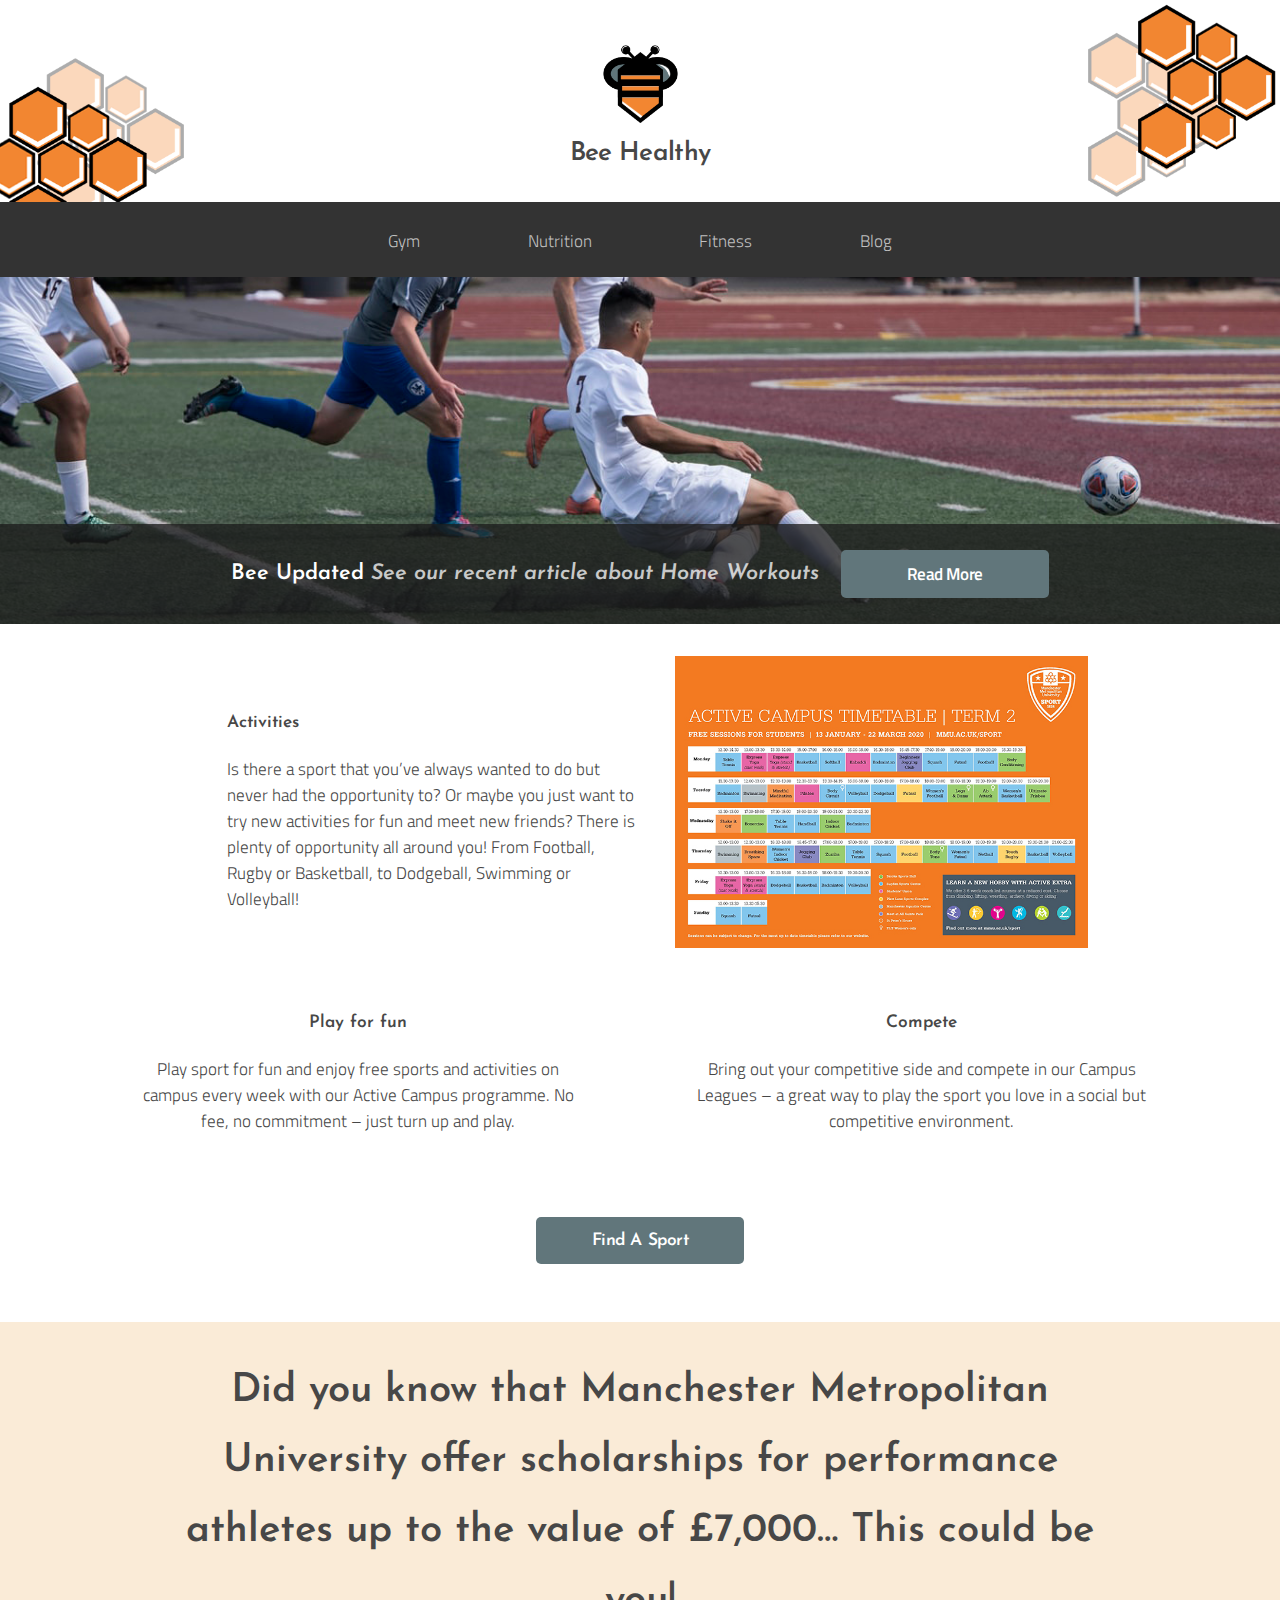
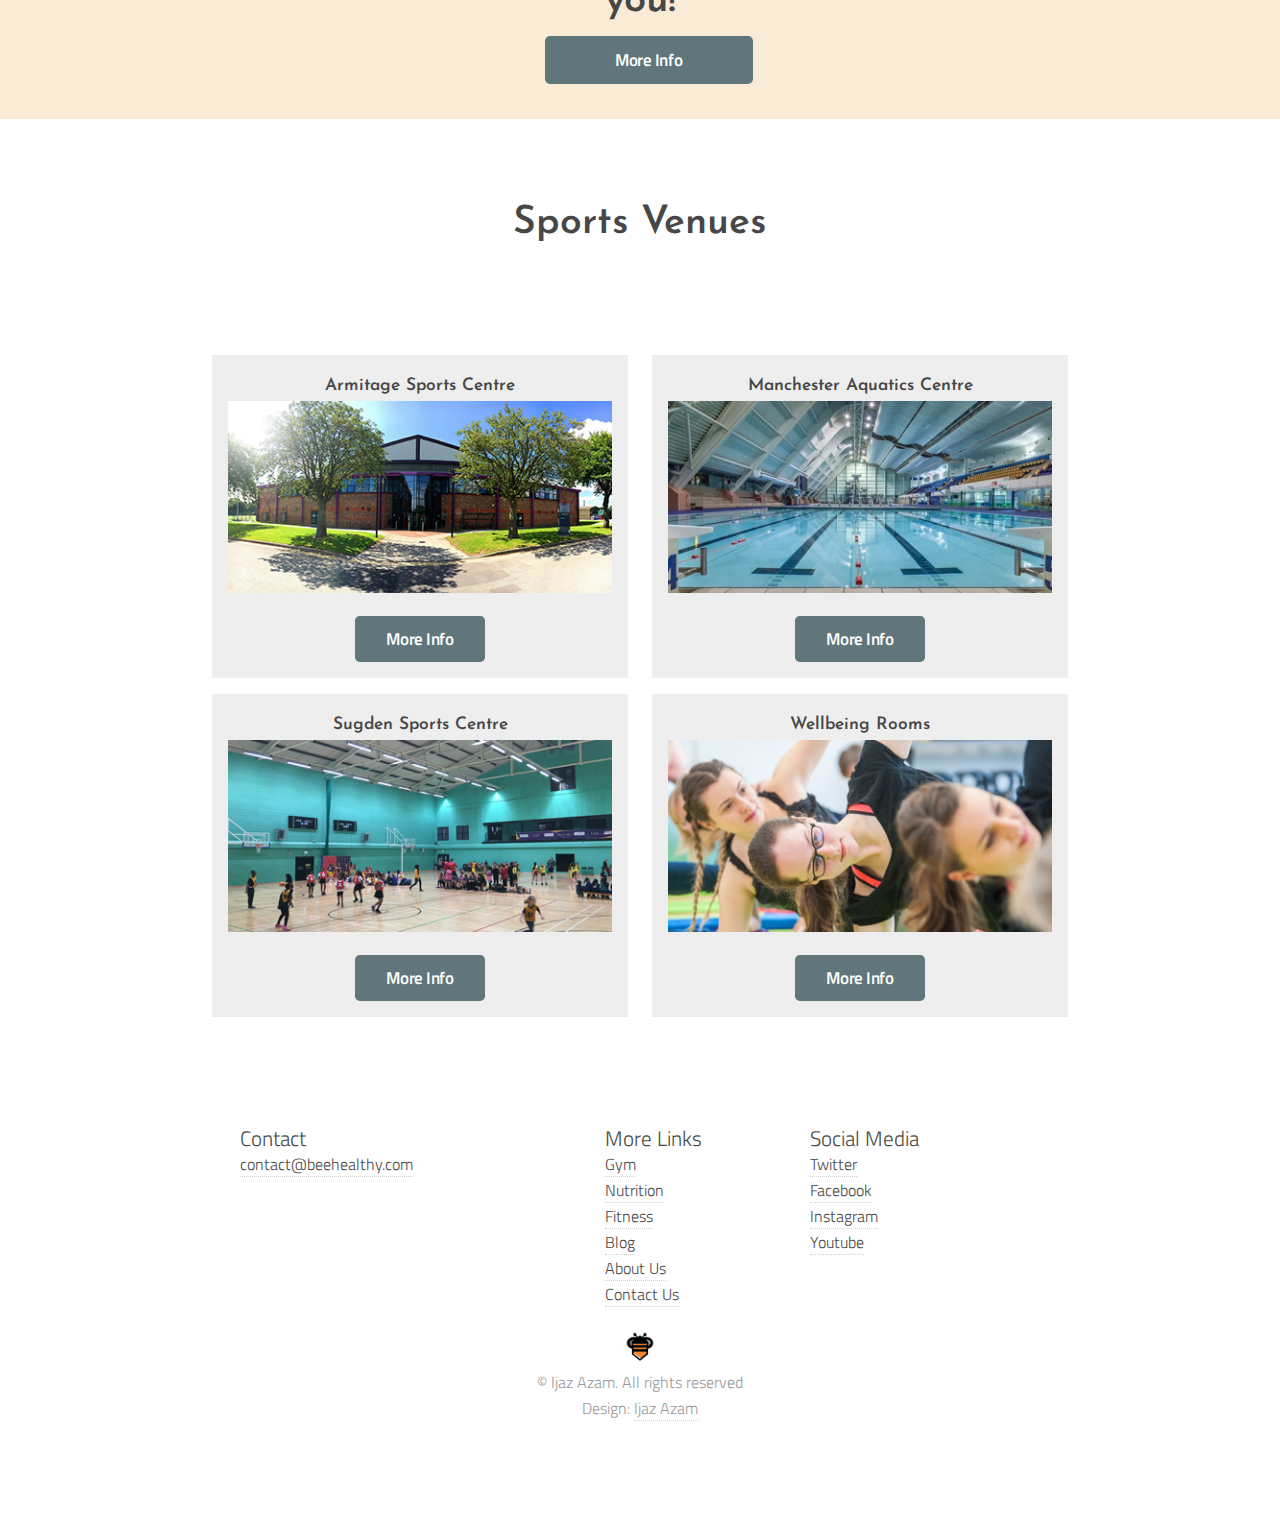
<file: The-Guide/student-activities.html>
<!DOCTYPE HTML>

<!--

	Bee Healthy by Ijaz Azam

-->

<html lang="en">



<head>

    <title>Bee Healthy - Student Activities</title>

    <meta charset="utf-8" />

    <meta name="viewport" content="width=device-width, initial-scale=1" />
<meta name="description" content="Find out about the various activities taking place around Manchester, as well some of the key venues to keep fit."> 

    <link rel="stylesheet" href="css/main.css" />

    <link href="https://fonts.googleapis.com/css2?family=Josefin+Sans:ital,wght@0,100;0,200;0,300;0,400;0,500;0,600;0,700;1,100;1,200;1,300;1,400;1,500;1,600;1,700&family=Titillium+Web:ital,wght@0,200;0,300;0,400;0,600;0,700;0,900;1,200;1,300;1,400;1,600;1,700&display=swap" rel="stylesheet">

</head>



<body class="is-preload">

    <div id="page-wrapper">



        <!-- Header -->

        <div id="header">

            <!-- Logo -->

            <a href="index.html"><img class="logo" id="logo" src="images/logo.png" alt="logo"></a>

            <h1><a href="index.html">Bee Healthy</a></h1>

            <!-- Nav -->

            <nav id="nav">

                <ul>

                    <li><a href="gym_landing.php">Gym</a></li>

                    <li><a href="nutrition_landing.html">Nutrition</a></li>

                    <li><a href="fitness_landing.html">Fitness</a></li>

                    <li><a href="blog_landing.html">Blog</a></li>

                </ul>

            </nav>

        </div>



        <!-- Banner -->

        <section id="banner" class="banner-activities" aria-label="football player slide tackling the ball">

            <header>

                <h2>Bee Updated <em>See our recent article about Home Workouts</em></h2>

                <a href="blog_page1.html" class="button">Read More</a>

            </header>

        </section>



        <!-- Posts -->



        <section class="text-image left">

            <div class="text-image__container">

                <div class="text-image__text">

                    <img src="images/actimetable.jpg" alt="timetable of excercises" class="responsive">

                </div>

                <div class="text-image__content">

                    <h2>Activities</h2>



                    <p>Is there a sport that you’ve always wanted to do but never had the opportunity to?

                        Or maybe you just want to try new activities for fun and meet new friends?

                        There is plenty of opportunity all around you!

                        From Football, Rugby or Basketball, to Dodgeball, Swimming or Volleyball!</p>



                </div>

            </div>



        </section>













        <div class='table'>

            <div class='row'>

                <div class='column1'>



                    <h2>Play for fun</h2>



                    <p>Play sport for fun and enjoy free sports and activities on campus every week with our Active Campus programme. No fee, no commitment – just turn up and play.</p>



                </div>

                <div class='column2'>



                    <h2>Compete</h2>



                    <p>Bring out your competitive side and compete in our Campus Leagues – a great way to play the sport you love in a social but competitive environment.</p>



                </div>



            </div>



        </div>

        <section class="content-column2">

            <div class="content-column__content2">

                <h2> <a href="https://www2.mmu.ac.uk/sport/a-z/" class="button">Find A Sport</a> </h2>



            </div>

        </section>













        <section id="cta" class="wrapper style3">

            <div class="container">

                <header>

                    <h2>Did you know that Manchester Metropolitan University offer scholarships for performance athletes up to the value of £7,000… This could be you!</h2>

                    <a href="https://www2.mmu.ac.uk/sport/performance-sport/scholarships/" class="button">More Info</a>

                </header>

            </div>

        </section>





        <section class="wrapper style2">

            <div class="container">

                <header class="major">

                    <h2>Sports Venues</h2>



                </header>

            </div>

        </section>



        <section class="cards1">



            <div class="card-container1">

                <div class="a-card1">

                    <h3>Armitage Sports Centre</h3>

                    <img src="images/armitage.jpg" class="responsive" alt="Armitage Sport Centre">



                    <a href="http://www.sport.manchester.ac.uk/facilities/armitage/" class="button1">More Info</a>

                </div>

                <div class="a-card1">

                    <h3>Manchester Aquatics Centre</h3>

                    <img src="images/mac.jpg" class="responsive" alt="Manchester Aquatics Centre">



                    <a href="http://www.sport.manchester.ac.uk/facilities/mac/" class="button1">More Info</a>

                </div>

                <div class="a-card1">

                    <h3>Sugden Sports Centre</h3>

                    <img src="images/sugden.jpg" class="responsive" alt="Sugden Sports Centre">



                    <a href="http://www.sport.manchester.ac.uk/facilities/sugden/" class="button1">More Info</a>

                </div>

                <div class="a-card1">

                    <h3>Wellbeing Rooms</h3>

                    <img src="images/wellbeing.jpg" class="responsive" alt="Wellbeing Rooms">



                    <a href="http://www.sport.manchester.ac.uk/facilities/wellroom/" class="button1">More Info</a>

                </div>



            </div>

        </section>

















        <!-- Footer -->

        <footer>

            <div id="footer">
                <div class="content-column-footer">
                    <div class="content-column__content-footer">


                        <table>
                            <tr>
                                <th>Contact</th>
                                <th>More Links</th>
                                <th>Social Media</th>


                            </tr>

                            <tr>
                                <td><a href="mailto:contact@beehealthy.com">contact@beehealthy.com</a>
                                </td>
                                <td><a href="gym_landing.php">Gym</a></td>
                                <td><a href="http://twitter.com/beehealthy" class="icon brands fa-twitter"><span class="label">Twitter</span></a></td>
                            </tr>

                            <tr>
                                <td>
                                </td>
                                <td><a href="nutrition_landing.html">Nutrition</a></td>
                                <td><a href="http://facebook.com/behealthy" class="icon brands fa-facebook-f"><span class="label">Facebook</span></a></td>
                            </tr>

                            <tr>
                                <td>
                                </td>
                                <td><a href="fitness_landing.html">Fitness</a></td>
                                <td><a href="http://instagram.com/beehealthy" class="icon brands fa-instagram-f"><span class="label">Instagram</span></a></td>
                            </tr>

                            <tr>
                                <td>
                                </td>
                                <td><a href="blog_landing.html">Blog</a></td>
                                <td><a href="http://youtube.com/behealthy" class="icon brands fa-youtube-f"><span class="label">Youtube</span></a></td>
                            </tr>

                            <tr>
                                <td>
                                </td>

                                <td><a href="about_us.html">About Us</a></td>
                                <td>
                                </td>
                            </tr>



                            <tr>
                                <td>
                                </td>
                                <td><a href="contact_us.html">Contact Us</a></td>
                                <td>
                                </td>
                            </tr>



                        </table>
                    </div>
                </div>


                <div class="copyright">
                    <ul class="menu">

                        <li><img src="images/logo.png" alt="logo" style="width: 30px"></li>
                        <li>&copy; Ijaz Azam. All rights reserved</li>
                        <li>Design: <a href="#">Ijaz Azam</a></li>

                    </ul>
                </div>

            </div>



            <section class="content-column-mobile">
                <div class="content-column__content-mobile">
                    <h3>More Links</h3>
                    <ul class="links">
                        <li><a href="gym_landing.php">Gym</a></li>
                        <li><a href="nutrition_landing.html">Nutrition</a></li>
                        <li><a href="fitness_landing.html">Fitness</a></li>
                        <li><a href="blog_landing.html">Blog</a></li>
                        <li><a href="about_us.html">About Us</a></li>
                        <li><a href="contact_us.html">Contact Us</a></li>
                    </ul>
                    <br>
                    <ul class="icons">
                        <li><a href="http://twitter.com/beehealthy" class="icon brands fa-twitter"><span class="label">Twitter</span></a></li>
                        <li><a href="http://facebook.com/behealthy" class="icon brands fa-facebook-f"><span class="label">Facebook</span></a></li>
                        <li><a href="http://instagram.com/beehealthy" class="icon brands fa-instagram-f"><span class="label">Instagram</span></a></li>
                        <li><a href="http://youtube.com/behealthy" class="icon brands fa-youtube-f"><span class="label">Youtube</span></a></li>
                    </ul>
                    <br>

                    <div class="copyright">
                        <ul class="menu">
                            <li><img src="images/logo.png" alt="logo" style="width: 30px"></li>
                            <li>&copy; Ijaz Azam. All rights reserved</li>
                            <li>Design: <a href="#">Ijaz Azam</a></li>
                        </ul>
                    </div>
                </div>
            </section>




        </footer>

    </div>

</body>



</html>
</file>
<file: The-Guide/css/main.css>
html, body, div, span, h1, h2, h3, h4, h5, h6, p, a, em, img, ol, ul, li, form, label, table, tbody, tfoot, thead, tr, th, td, footer, header, nav, section {
	margin: 0;
	padding: 0;
	border: 0;
	font-size: 100%;
	font: inherit;
	vertical-align: baseline;
}

/* Basic */
	body{
		color: #474747;
		font-family: 'Titillium Web', sans-serif;
		font-size: 16pt;
		font-weight: 300;
		line-height: 1.65em;
	}

	a {
		color: #304A4B;
		text-decoration: none;
		border-bottom: dotted 1px;
        font-family: 'Titillium Web', sans-serif;
	}
    a:hover {
        color: #F28631;
        border-bottom-color: transparent;
    }

	strong, b {
		font-weight: 600;
	}

	em, i {
		font-style: italic;
	}

	h1, h2, h3, h4, h5, h6 {
		color: inherit;
		font-weight: 600;
		line-height: 1.75em;
		margin-bottom: 1em;
        margin-top: 0.5em;
        font-family: 'Josefin Sans', sans-serif;
	}

		h1 a, h2 a, h3 a, h4 a, h5 a, h6 a {
			color: inherit;
			text-decoration: none;
            font-family: 'Josefin Sans', sans-serif;
		}

 .content-column__content{
    margin-top: 50px;
    margin-bottom: 50px;
}

.spacing{
    margin: 50px;
}

/* Container */

	.container {
		margin: 0 auto;
		max-width: 100%;
		width: 1400px;
	}

    @media screen and (max-width: 1680px) {

        .container {
            width: 1200px;
        }

    }

    @media screen and (max-width: 1280px) {

        .container {
            width: 960px;
        }

    }

    @media screen and (max-width: 736px) {

        .container {
            width: 90%;
        }

    }
/* Row */

.row-gym {
		display: flex;
		flex-wrap: wrap;
		box-sizing: border-box;
		align-items: stretch;
	}

/* Section/Article */

	header p {
		color: #464545;
		font-size: 1.25em;
		position: relative;
		margin-top: -1.25em;
		margin-bottom: 2.25em;
	}

#header a {
    border: 0;
}

	header.major {
		text-align: center;
		margin: 0 0 2em 0;
	}

		header.major h2 {
			font-size: 2.25em;
		}

		header.major p {
			position: relative;
			border-top: solid 1px #e0e0e0;
			padding: 1em 0 0 0;
			margin: 0;
			top: -1em;
			font-size: 1.2em;
			letter-spacing: -0.025em;
		}

	footer {
		margin: 0 0 3em 0;
	}

		footer > :last-child {
			margin-bottom: 0;
		}

		footer.major {
			padding-top: 3em;
		}

@media screen and (max-width: 736px) {

        .footer_email{
            margin-top: 50px;
            margin-bottom: 50px;
        }

    }

@media screen and (max-width: 1280px) {

        .footer_email{
            margin-left: 50px;
        }

    }

@media screen and (min-width: 1280px) {

        .footer_email{
            margin-left: 500px;
        }

    }

@media screen and (max-width: 736px) {

    .newsletter_section{
        margin-bottom: 10px;
        margin-left: 10px;
    }
}

@media screen and (min-width: 737px) {

    .newsletter_section{
        margin-bottom: 10px;
        margin-left: 100px;
    }

}


@media screen and (min-width: 1280px) {

    .newsletter_section{
        margin-bottom: 50px;
        margin-left: 350px;
    }

}

        

/* Form */

	input[type="text"],
	input[type="email"],
	textarea {
		
		transition: border-color 0.2s ease-in-out;
		background: #fff;
		border: solid 1px #e0e0e0;
		border-radius: 5px;
		color: inherit;
		display: block;
		outline: 0;
		padding: 10px;
		text-decoration: none;
		width: 100%;
	}

    input[type="text"]:focus,
    input[type="email"]:focus,
    textarea:focus {
        border-color: #304A4B;
    }

	input[type="text"],
	input[type="email"] {
		line-height: 1em;
	}

	label {
		display: inline-block;
		color: inherit;
		font-weight: 600;
		line-height: 1.75em;
		margin-bottom: 0.5em;
	}
/* Image */

	.image {
		border: 0;
		display: inline-block;
		position: relative;
		border-radius: 5px;
	}

		.image img {
			display: block;
			border-radius: 5px;
		}

		.image.left {
			display: block;
			float: left;
			margin: 0 2em 2em 0;
			position: relative;
			top: 0.25em;
		}

			.image.left img {
				display: block;
				width: 100%;
			}

		.image.fit {
			display: block;
		}

			.image.fit img {
				display: block;
				width: 100%;
			}

		.image.featured {
			display: block;
			margin: 0 0 2em 0;
		}

			.image.featured img {
				display: block;
				width: 100%;
			}

/* Icon */

.style3{
    background-color: antiquewhite;
}

		

/* Links */

	ul.links {
		list-style: none;
		padding-left: 0;
	}

		ul.links li {
			line-height: 2.0em;
			padding-left: 0;
		}

/* Button */

	input[type="submit"],
	input[type="button"],
	button,
	.button {
		
		background-color: #61767B;
		border-radius: 5px;
		border: 0;
		color: #fff;
		cursor: pointer;
		display: inline-block;
		padding: 0 1.5em;
		line-height: 2.75em;
		min-width: 9em;
		text-align: center;
		text-decoration: none;
		font-weight: 600;
		letter-spacing: -0.025em;
	}
.button1 {
		
		background-color: #61767B;
		border-radius: 5px;
		border: 0;
		color: #fff;
		cursor: pointer;
		display: inline-block;
		padding: 0 1.5em;
		line-height: 1.5em;
		min-width: 4em;
		text-align: center;
		text-decoration: none;
		font-weight: 600;
		letter-spacing: -0.025em;
	}

		input[type="submit"]:hover,
		input[type="reset"]:hover,
		input[type="button"]:hover,
		button:hover,
		.button:hover {
			background-color: #304A4B;
			color: #fff !important;
		}

		input[type="submit"]:active,
		input[type="reset"]:active,
		input[type="button"]:active,
		button:active,
		.button:active {
			background-color: #304A4B;
			color: #fff;
		}

		input[type="submit"].alt,
		input[type="reset"].alt,
		input[type="button"].alt,
		button.alt,
		.button.alt {
			background-color: #61767B;
			color: #fff;
		}

			input[type="submit"].alt:hover,
			input[type="reset"].alt:hover,
			input[type="button"].alt:hover,
			button.alt:hover,
			.button.alt:hover {
				background-color: #626262;
			}

			input[type="submit"].alt:active,
			input[type="reset"].alt:active,
			input[type="button"].alt:active,
			button.alt:active,
			.button.alt:active {
				background-color: #484848;
			}

		input[type="submit"].icon:before,
		input[type="reset"].icon:before,
		input[type="button"].icon:before,
		button.icon:before,
		.button.icon:before {
			margin-right: 0.5em;
		}

		input[type="submit"].fit,
		input[type="reset"].fit,
		input[type="button"].fit,
		button.fit,
		.button.fit {
			width: 100%;
		}

		input[type="submit"].small,
		input[type="reset"].small,
		input[type="button"].small,
		button.small,
		.button.small {
			font-size: 0.8em;
		}

.box.highlight {
		text-align: left;
    padding: 0 25% 0 25%;
	}

	.box.post {
		position: relative;
		margin: 0 0 2em 0;
	}

		.box.post:after {
			content: '';
			display: block;
			clear: both;
		}

		.box.post .inner {
			margin-left: calc(30% + 2em);
		}

			.box.post .inner > :last-child {
				margin-bottom: 0;
			}

		.box.post .image {
			width: 30%;
			margin: 0;
		}
		

/* Header */

	#header {
		text-align: center;
		padding: 0;
		background-color: #ffff;
		background-image: url("../images/header-bg.png");
		background-position: center;
		background-size: 100%;
		background-repeat: no-repeat;
	}

		#header h1 {
			padding-bottom: 10px;
			margin: 0;
		}

			#header h1 a {
				font-size: 1.5em;
				letter-spacing: -0.025em;
				border: 0;
			}

	#nav {
		cursor: default;
		background-color: #333;
		padding: 0 ;
	}

		#nav > ul {
			margin: 0;
		}

			#nav > ul > li {
				position: relative;
				display: inline-block;
				margin-left: 1em;
			}

				#nav > ul > li a {
					color: #c0c0c0;
					text-decoration: none;
					border: 0;
					display: block;
					padding: 1.5em 2.5em 1.35em 2.5em;
				}

@media screen and (max-width: 550px) {
  #nav > ul > li a {
      padding: 1.5em 0.5em 1.35em 0.5em;
    }
}


				#nav > ul > li:first-child {
					margin-left: 0;
				}

				#nav > ul > li:hover a {
					color: #fff;
				}

				#nav > ul > li.current {
					font-weight: 600;
				}

					#nav > ul > li.current:before {
						
						transform: rotateZ(45deg);
						width: 0.75em;
						height: 0.75em;
						content: '';
						display: block;
						position: absolute;
						bottom: -0.5em;
						left: 50%;
						margin-left: -0.375em;
						background-color: #61767B;
}

					#nav > ul > li.current a {
						color: #fff;
					}

				#nav > ul > li.active a {
					color: #fff;
				}

				#nav > ul > li.active.current:before {
					opacity: 0;
				}

				#nav > ul > li > ul {
					display: none;
				}




/* Banner */

	#banner {
		background-position: center center;
		background-size: cover;
		height: 28em;
		text-align: center;
		position: relative;
	}
    .banner-home {
		background-image: url("../images/index-banner.png");
	}
    .banner-nutrition {
		background-image: url("../images/nutrition.jpg");
		}
    .banner-fitness {
		background-image: url("../images/fitness.jpg");}
    .banner-gym {
		background-image: url("../images/gym.jpg");
	}
    .banner-gyms {
		background-image: url("../images/gym_exercise.JPG");
	}
    
.banner-activities {
		background-image: url("../images/activity.jpg");
    } 

.banner-sportsclub {
		background-image: url("../images/sportsclub.jpg");
    }

.banner-about {
		background-image: url("../images/about_us.jpeg");
    }
.banner-blog {
		background-image: url("../images/blog-header.jpg");
    }
.banner-blog_page1 {
		background-image: url("../images/blog1.jpg");
    }

		#banner header {
			position: absolute;
			bottom: 0;
			left: 0;
			width: 100%;
			background: #212121;
			background: rgba(27, 27, 27, 0.75);
			color: #fff;
			padding: 1.5em 0;
		}

			#banner header h2 {
				display: inline-block;
				margin: 0;
				font-size: 1.25em;
				vertical-align: middle;
			}

				#banner header h2 em {
					opacity: 0.75;
				}

				#banner header h2 a {
					border-bottom-color: rgba(255, 255, 255, 0.5);
				}

					#banner header h2 a:hover {
						border-bottom-color: transparent;
					}

			#banner header .button {
				vertical-align: middle;
				margin-left: 1em;
			}

/* CTA */

	#cta {
		text-align: center;
		padding: 3.5em 0;
	}

		#cta header h2 {
			display: inline-block;
			vertical-align: middle;
			margin: 0;
            font-size: 30pt;
		}

		#cta header .button {
			vertical-align: middle;
			margin-left: 1em;
		}

.read_more{
    margin-top: 10px;
}

/* Footer */

	#footer {
		padding: 2em 0 3em 0;
	}

		#footer a {
			color: inherit;
			border-bottom-color: rgba(71, 71, 71, 0.25);
		}

			#footer a:hover {
				color: #304A4B;
				border-bottom-color: transparent;
			}

		#footer .icons {
			text-align: center;
			margin: 0;
		}

			#footer .icons a {
				color: #999;
			}

				#footer .icons a:hover {
					color: #474747;
				}

		#footer .copyright {
			color: #999;
			margin-top: 1.5em;
			text-align: center;
			font-size: 0.9em;
		}

/* Wide */

	@media screen and (max-width: 1680px) {

		/* Basic */

			body, input, select, textarea {
				font-size: 14pt;
				line-height: 1.5em;
			}

		/* Banner */

			#banner {
				height: 24em;
			}

	}

/* Normal */

	@media screen and (max-width: 1280px) {

		/* Basic */

			body, input, select, textarea {
				font-size: 13pt;
				line-height: 1.5em;
			}

		/* Lists */

			ol {
				padding-left: 1.25em;
			}

				ol li {
					padding-left: 0.25em;
				}

		/* Header */

			#header {
				padding: 2em 0 0 0;
			}

				#header h1 {
					padding: 0 0 1.75em 0;
				}

		/* Banner */

			#banner {
				height: 20em;
			}

		/* Wrapper */

			.wrapper {
				padding: 3em 0 1em 0;
			}

		/* CTA */

			#cta {
				padding: 2em 0;
			}

		/* Footer */

			#footer {
				padding: 3em 0 3em 0;
			}

				#footer .container {
					margin-bottom: 1em;
				}

	}

/* Mobile */

	@media screen and (max-width: 736px) {

		/* Basic */

			body, input, select, textarea {
				font-size: 11pt;
				line-height: 1.35em;
			}

			h2 {
				font-size: 1.25em;
				letter-spacing: 0;
				line-height: 1.35em;
			}

			h3 {
				font-size: 1em;
				letter-spacing: 0;
				line-height: 1.35em;
			}

			header p {
				margin-top: -0.5em;
				font-size: 1em;
			}

			header.major {
				padding: 0 20px;
			}

				header.major h2 {
					font-size: 1.25em;
				}

				header.major p {
					top: 0;
					margin-top: 1.25em;
					font-size: 1em;
				}

		/* Menu */

			ul.menu li {
				border: 0;
				padding: 0;
				margin: 0;
				display: block;
				line-height: 2em;
			}

		/* Banner */

			#banner {
				height: 18em;
			}

		/* Wrapper */

			.wrapper {
				padding: 2em 0 1px 0;
			}
	}







/* Fitness Pages */



header.major {
		text-align: center;
		margin: 0;
    
	}


.cards1 {
    padding: 10px;
    text-align: center;
    
}

.card-container1 {
    max-width: 1280px;
    margin: 0 auto;
    vertical-align:middle;
    place-content: center;
justify-content: center;
    
}

@media screen and (min-width: 700px) {
    .cards1 {
        padding: 40px;
    }
    .card-container1 {
        display: flex;
        flex-wrap: wrap;
         place-content: center;
justify-content: center;
    }
}

.a-card1 {
    flex: 0 0 32%;
    background: #eee;
    padding: 1rem;
    margin-right: 1%;
    margin-left: 1%;
    margin-bottom: 1rem;
    
}

.a-card1 * {
    margin: 0;
    padding: 0;
}

.a-card1 a {
    display: inline-block;
    padding: 10px 30px;
    border-radius: 0.3rem;
    background: #61767B;
    margin-top: 1rem;
    color: white;
}

.a-card1 a:hover {
background: #304A4B;
}


.content-column2 {
    
    padding: 40px;
    padding-top: 10px;
}

.content-column__content2 {
    max-width: 700px;
    margin: 0 auto;
    text-align: center;
}



.list-button {
    max-width: 30%;
    padding: 20%;
}


.row {
  display: flex;
  flex-direction: row;
  flex-wrap: wrap;
  width: 100%;
    
   

}

.column1 {
  display: flex;
  flex-direction: column;
  flex-basis: 100%;
  flex: 1;
    
     margin: 1% 3% 5% 10%;
    
    text-align: center;
}

.column2 {
  display: flex;
  flex-direction: column;
  flex-basis: 100%;
  flex: 1;
    
     margin: 1% 10% 3% 5%;
    text-align: center;
}



.position-center {
   display:table-cell; 
vertical-align:middle; 
    text-align:center;
}

.content-column1 {
    padding: 0;
}

.content-column__content1 {
    max-width: 700px;
    margin: 0 auto;
}


		#banner header {
			position: absolute;
			bottom: 0;
			left: 0;
			width: 100%;
			background: #212121;
			background: rgba(27, 27, 27, 0.75);
			color: #fff;
			padding: 1.5em 0;
		}


.text-image__container1 h2 {
    font-size: 30px;
}
.text-image__container1 {
    max-width: 70%;
    margin: 1rem auto;
    padding: 1rem;
    background-color: #F1F1F1;
    
}
.text-image__container {
    max-width: 70%;
    margin: 1rem auto;
    padding: 1rem;
    
    
}

@media screen and (min-width:850px) {
    .text-image__container1 {
        display: flex;
        align-items: center;
    }
    .text-image__container {
        display: flex;
        align-items: center;
}
}
@media screen and (min-width:850px) {
    .text-image__text {
        flex: 1;
        text-align: center;
    }
    .left .text-image__text {
        order: 1;
    }
    .text-image__text,
    .left .text-image__text {
        padding: 0;
        text-align:  right;
    }
    .right .text-image__text {
        padding: 0;
        text-align: left;
    }
}

.text-image__content {
    flex: 1;
    padding: 35px;
}

.text-image__content a:hover{ background:#304A4B;}
.text-image__content a {
    display: inline-block;
    padding: 10px 30px;
    border-radius: 0.3rem;
    background: #61767B;
    color: white;
    text-decoration: none;
    font-weight: bold;
}





.full-click-cards {
    padding: 10px;
}

.card-container {
    max-width: 1280px;
    margin: 0 auto;
}

@media screen and (min-width: 700px) {
    .card-container {
        display: flex;
        flex-wrap: wrap;
    }
}
    .fc-card h2 { font-size: 20pt;
    }
.fc-card {
    flex: 0 0 48%;
    background: #eee;
    margin-right: 1%;
    margin-bottom: 5rem;
    margin-left: 1%;
}

.fc-card * {
    margin: 0;
    padding: 0;
}

.fc-card a {
    display: flex;
    flex-direction: column;
    align-items: center;
    justify-content: center;
    position: relative;
    padding: 10px;
    /*width: 100%;*/
    min-height: 40vh;
    overflow: hidden;
    color: #fff;
    text-decoration: none;
    /* cuts off extra content */
    transition: transform 0.2s ease;
}

.fc-card a:hover {
    transform: scale(1.1);
    color: #F28631;
}



.fc-card1 {
    flex: 0 0 48%;
    background: #eee;
    margin-right: 1%;
    margin-bottom: 1rem;
    margin-left: 1%;
}

.fc-card1 * {
    margin: 0;
    padding: 0;
}

.fc-card1 a {
    display: flex;
    flex-direction: column;
    align-items: center;
    justify-content: center;
    position: relative;
    
   width: 100%;
    min-height: 40vh;
    overflow: hidden;
    color: #fff;
    text-decoration: none;
    /* cuts off extra content */
    transition: transform 0.2s ease;
}

.card-container-index {
    max-width: 1280px;
    margin: 0 auto;
}

@media screen and (min-width: 700px) {
    .card-container-index {
        display: flex;
        flex-wrap: wrap;
    }
}


.fc-card1 a:hover {
    transform: scale(1.1);
    color: #F28631;
}

.fc-card.style-1 {
    background-color: #eee;
    background:  url("../images/ActivityButton.jpg");   
    
}

.fc-card.style-2 {
    background-color: #ddd;
    background:  url("../images/SportClubButton.jpg");
        
}
    
.fc-card1.style-3 {
    background-color: #ddd;
    background:  url("../images/blog-index.jpg");
        
} 

.fc-card1.style-4 {
    background-color: #ddd;
    background:  url("../images/gym-index.jpg");
   
        
} 

.fc-card1.style-5 {
    background-color: #ddd;
    background:  url("../images/about-index.jpg");
   
        
} 

.fc-card1.style-6 {
    background-color: #ddd;
    background:  url("../images/contact-index.jpg");
   
        
} 




/* Blog */
    
.blog-container {
  position: relative;
  width: 100%;
}

.blog-image {
  display: block;
  width: 100%;
  height: auto;
}

.blog-overlay {
  position: absolute;
  top: 0;
  bottom: 0;
  left: 0;
  right: 0;
  height: 100%;
  width: 100%;
  opacity: 0;
  transition: .5s ease;
  background-color: black;
    padding: 10%;
}

.blog-container:hover .blog-overlay {
  opacity: 30%;
    cursor: pointer;
    
}

.blog-text {
  color: white;
  font-size: 20px;
  position: absolute;
  top: 50%;
  left: 50%;
  transform: translate(-50%, -50%);
  text-align: center;
}
    .blog-text a {
        color: white;
        cursor: pointer;
    }
 

    
.cards2 {
    padding: 0px;
    text-align: left;
    
}

.card-container2 {
    max-width: 1280px;
    margin: 0 auto;
    vertical-align:middle;
    place-content: center;
justify-content: center;
    
}

@media screen and (min-width: 700px) {
    .cards2 {
        padding: 0 40px 40px 40px;
    }
    .card-container2 {
        display: flex;
        flex-wrap: wrap;
         place-content: center;
justify-content: center;
    }
}

.a-card2 {
    flex: 0 0 32%;
    background: #eee;
    padding: 1rem;
    margin-right: 1%;
    margin-left: 1%;
    margin-bottom: 1rem;
    
}

.a-card2 * {
    margin: 0;
    padding: 0;
    font-size: 12pt;
    
}

    .a-card2 h2 {
        font-size: 18pt;
    padding: 0 0 10px 0;
        line-height: 1.4em;
    }
    
    
    .blog-text2 {
     padding: 5px;   
    }
    
    .blog-button2 {
        padding: 5px;
    }
    

.responsive {
  width: 100%;
  max-width: 700px;
  height: auto;
}
.text-centre-blog{
    text-align: center;
    line-height: 2em;
    
}
.text-centre-blog h2{
    font-size: 26pt;
    margin-bottom: 0;
}


.logo {
	padding:5px;
	flex:1 0 0;
	text-align:center;
}
#logo {
	max-width:85px;
	width:100%;
	height:auto;
}





.card-pt p {
    padding: 10px;
}
.card-pt {
  box-shadow: 0 4px 8px 0 rgba(0, 0, 0, 0.2);
  max-width: 300px;
  margin: auto;
  text-align: center;
    padding-bottom: 10px;
    min-height: 600px
    
}
@media screen and (max-width: 650px) {
  .card-pt {
    min-height: 0px!important;
  }
    #cta header h2{
        font-size: 15pt;
    }
    .footer_email{
        display: none;
    }
    #footer{
        text-align: center;
    }
    .row{
        flex-direction:column;
    }
    .fc-card1 p{
        text-align: center;
        width: 80%;
    }
}
.title-pt {
  color: grey;
  font-size: 18px;
 
}


.row-pt{
   padding-left: 15%;
     padding-right: 15%;
    padding-bottom: 50px;
}

.column-pt {
  float: left;
  width: 33.33%;

}

/* Clear floats after the columns */
.row-pt:after {
  content: "";
  display: table;
  clear: both;
    
}

@media screen and (max-width: 600px) {
  .column-pt {
    width: 100%;
  }
}



.text-image__container-index {
    max-width: 1280px;
    margin: 1rem auto;
    padding: 1rem;
}

@media screen and (min-width:700px) {
    .text-image__container-index {
        display: flex;
        align-items: center;
    }
}

.left .text-image__text-index {
    order: 1;
}

.text-image__text-index {
    flex: 1;
}

.text-image__content-index {
    flex: 1;
    padding: 35px;
}

.text-image__content-index a:hover{ background:#304A4B;}

.text-image__content-index a {
    display: inline-block;
    padding: 10px 30px;
    border-radius: 0.3rem;
    background: #61767B;
    margin-top: 1rem;
    color: white;
    text-decoration: none;
    font-weight: bold;
}

.content-column-blog {
    padding: 0;
}

.content-column__content-blog {
    max-width: 700px;
    margin: 0 auto;
}
@media screen and (max-width: 650px) {
  .content-column__content-blog {
    max-width: 75%;
  }
    .wrapper {
				padding: 0;
			}
    
}
.read_more-blog{
    margin-top: 10px;
    text-align: center
}











.content-column-footer {
    padding: 0;
}
.content-column-footer a{
    font-size: 12pt;
}
.content-column__content-footer {
    max-width: 800px;
    margin: 0 auto;
}

.content-column-footer table {
    width: 100%;
    border-collapse: collapse;
}



.content-column-footer th {
    text-align: left;
    font-size: 16pt;
}

.content-column-footer th,
td {
    padding: 0;
}



.content-column-mobile {
    padding: 10px 40px;
    text-align: center;
    
}

.content-column__content-mobile {
    max-width: 700px;
    margin: 0 auto;
    text-align: center;
}

.content-column-mobile ul {
    list-style: none;
}

@media screen and (max-width: 700px) {
  #footer {
      display: none;
    }
}

@media screen and (min-width: 700px) {
  .content-column-mobile { 
      display: none;
    }
}



form {
  border: 3px solid white;
  font-family: inherit;
    margin: 0 25%;
}

.container-newsletter {
  padding: 5px;
  background-color: white;
}

input[type=text], input[type=submit] {
  width: 100%;
  padding: 12px;
  margin: 8px 0;
  display: inline-block;
  border: 1px solid #ccc;
  box-sizing: border-box;
}

input[type=checkbox] {
  margin-top: 5px;
}

.newsletter-form{
    width: 100%;
}
</file>
